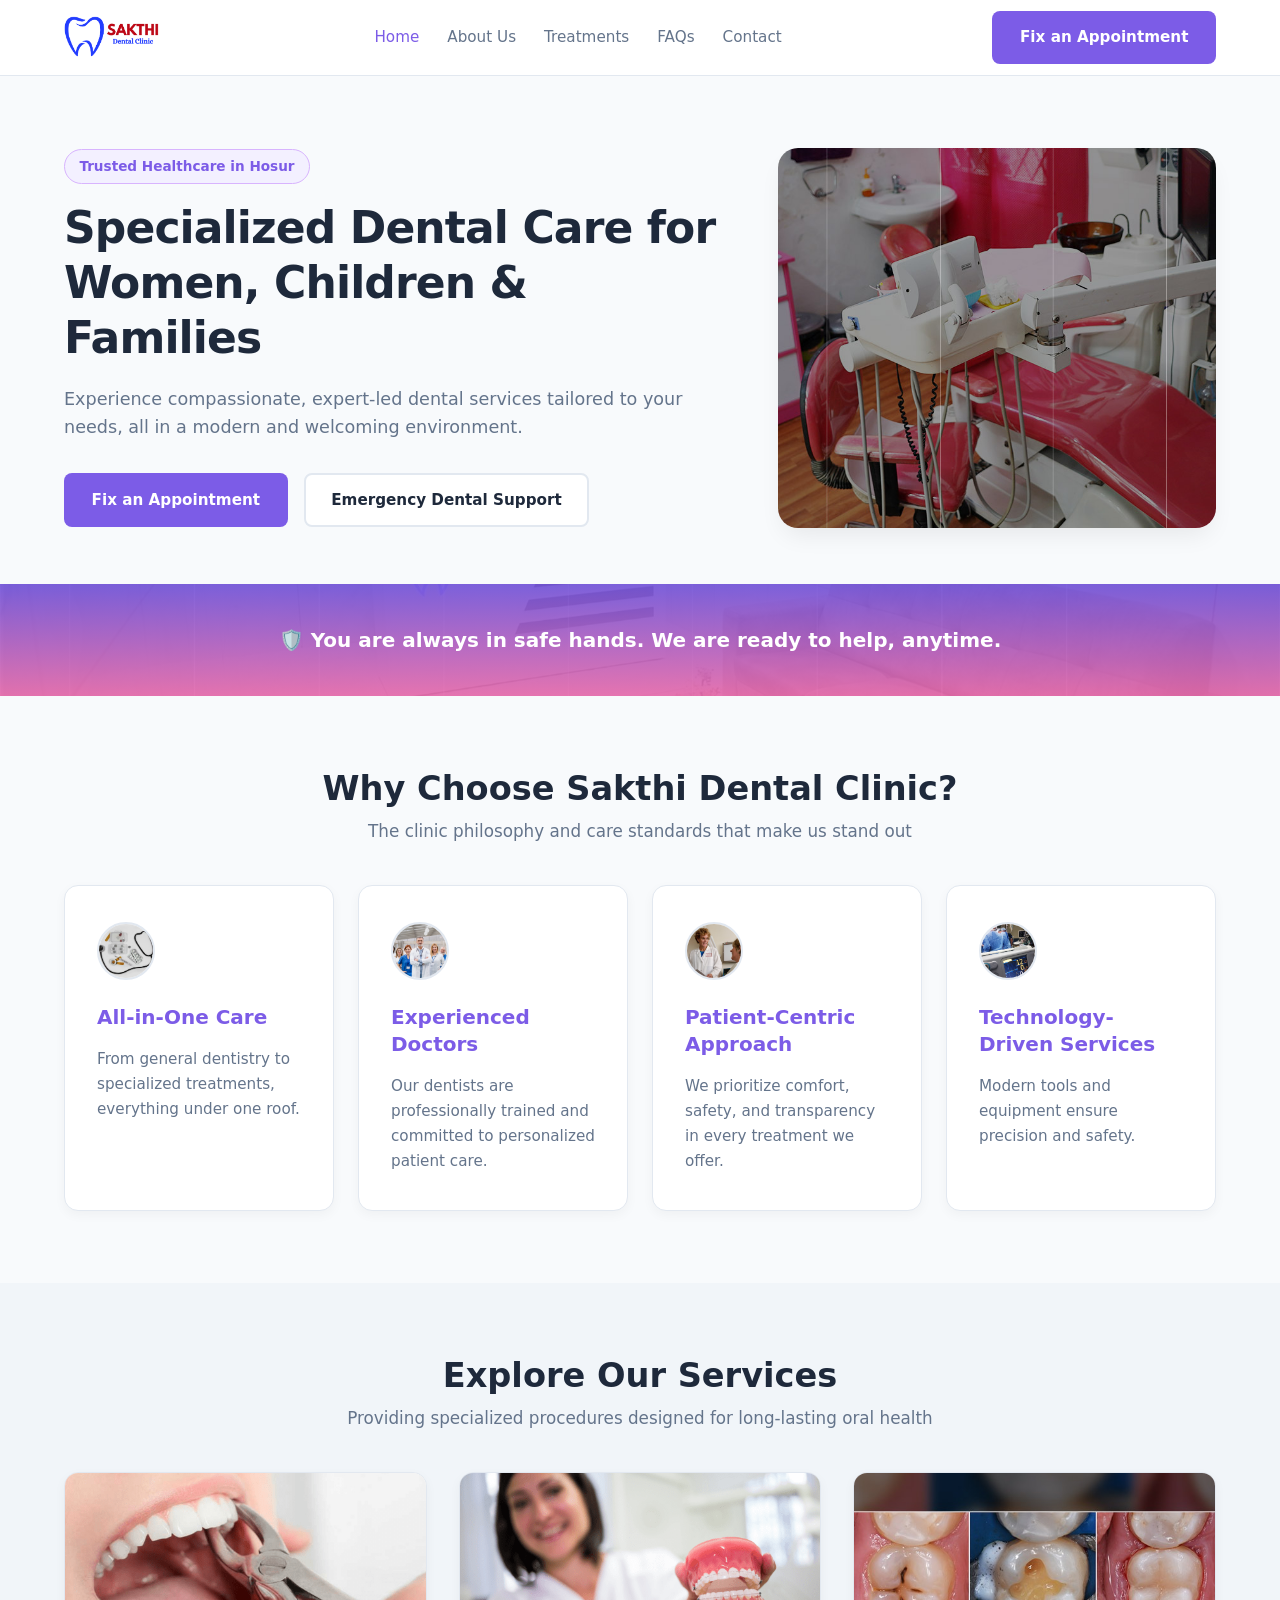
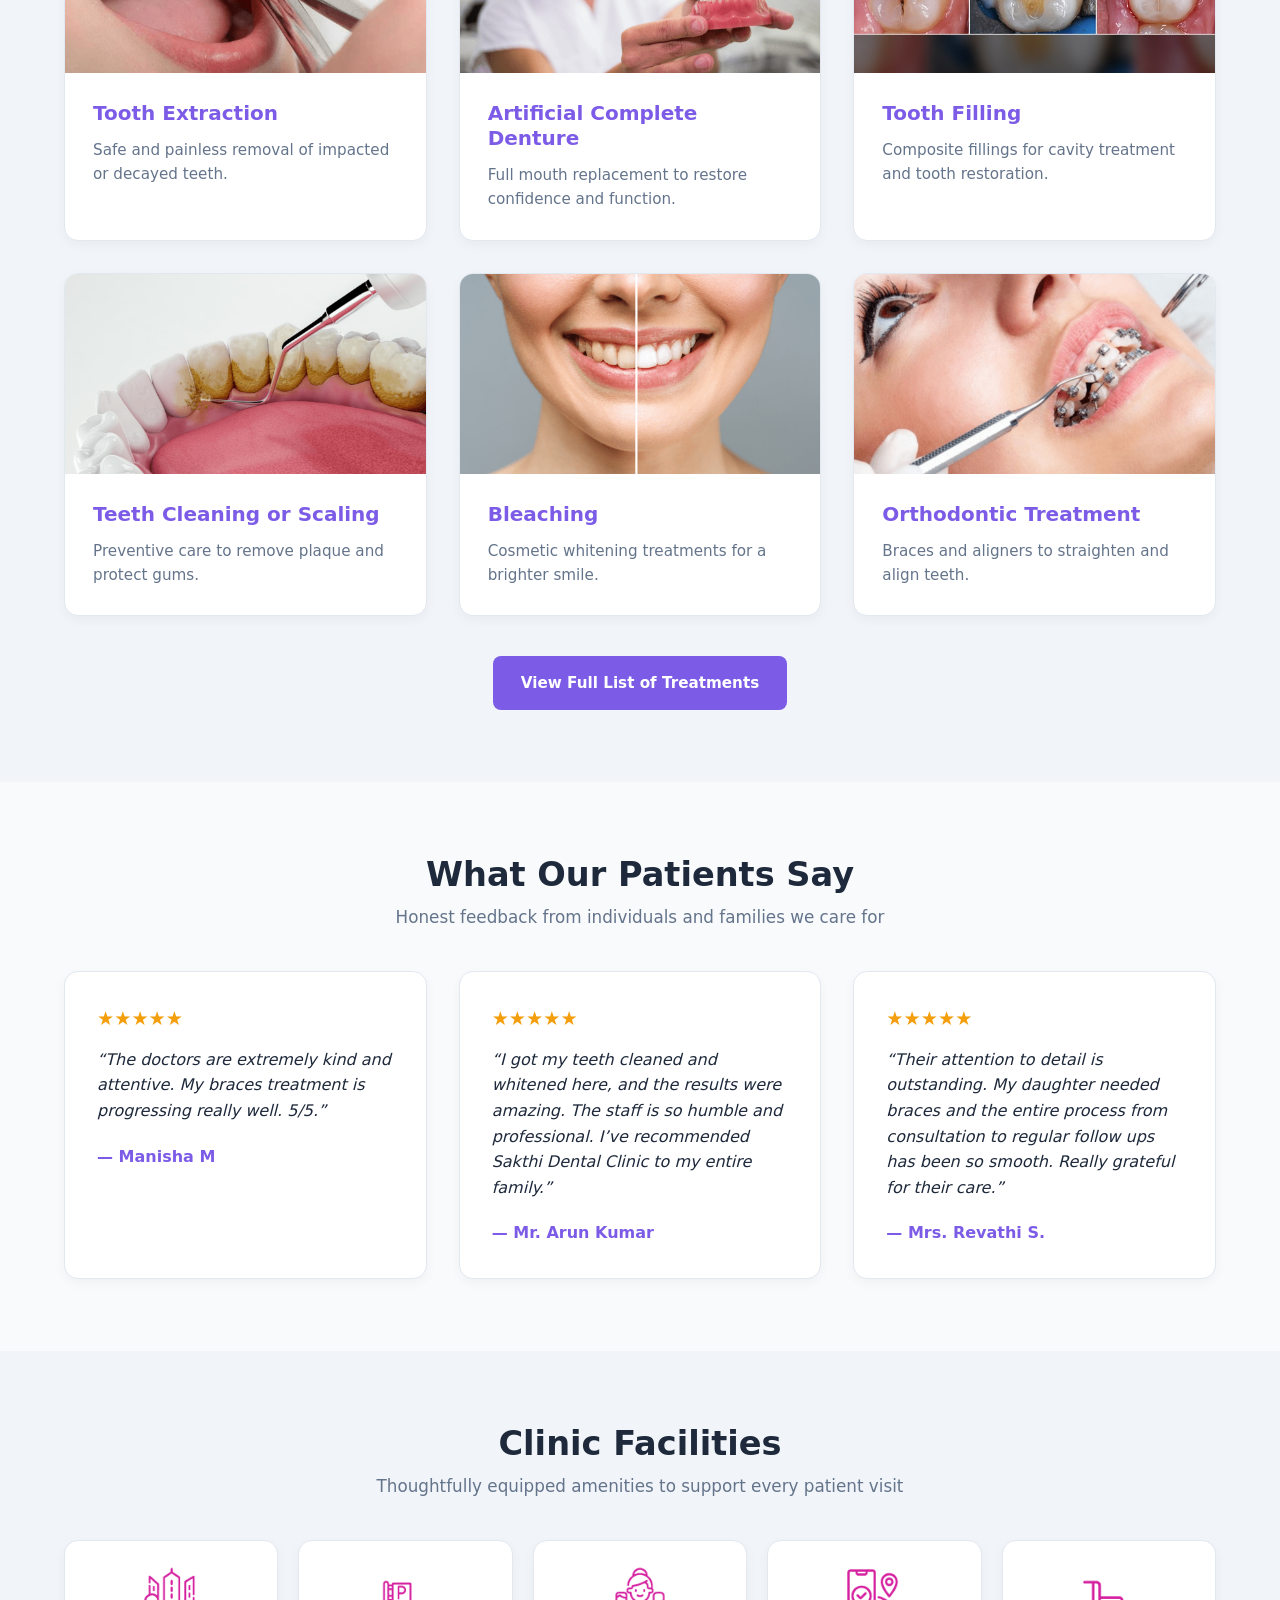
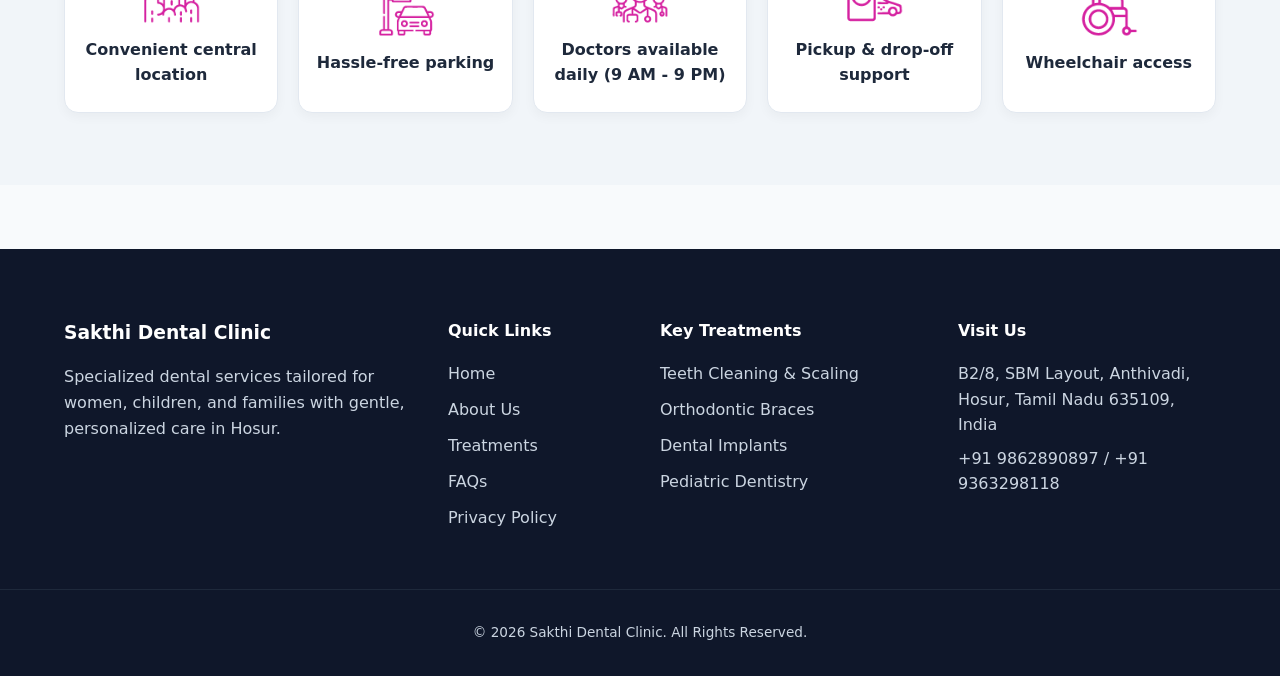
<file: index.html>
<!DOCTYPE html>
<html lang="en">
<head>
  <meta charset="UTF-8">
  <meta http-equiv="X-UA-Compatible" content="IE=edge">
  <meta name="viewport" content="width=device-width, initial-scale=1.0">
  <title>Sakthi Dental Clinic | Specialized Dental Care in Hosur</title>
  
  <!-- Clinic Stylesheet -->
  <link rel="stylesheet" href="css/style.css">
</head>
<body>

  <!-- Top Navigation Bar -->
  <header class="site-header">
    <div class="container header-container">
      <a href="index.html" class="brand-logo">
        <img src="assets/images/SDC Logo.png" alt="Sakthi Dental Clinic Logo" class="hero-img">
      </a>

      <!-- Primary navigation links -->
      <nav class="nav-menu" id="primary-nav">
        <a href="index.html" class="nav-link active">Home</a>
        <a href="about.html" class="nav-link">About Us</a>
        <a href="treatments.html" class="nav-link">Treatments</a>
        <a href="faq.html" class="nav-link">FAQs</a>
        <a href="contact.html" class="nav-link">Contact</a>
        <a href="contact.html" class="btn btn-primary nav-mobile-btn">Fix an Appointment</a>
      </nav>

      <!-- Desktop header CTA & mobile trigger -->
      <a href="contact.html" class="btn btn-primary header-desktop-btn">Fix an Appointment</a>
      <button class="hamburger" id="nav-toggle" aria-label="Open Navigation Menu">☰</button>
    </div>
  </header>

  <main>
    <!-- Main hero banner -->
    <section class="hero">
      <div class="container hero-grid">
        <div class="hero-text">
          <span class="badge">Trusted Healthcare in Hosur</span>
          <h1>Specialized Dental Care for Women, Children & Families</h1>
          <p>Experience compassionate, expert-led dental services tailored to your needs, all in a modern and welcoming environment.</p>
          <div class="hero-actions">
            <a href="contact.html" class="btn btn-primary">Fix an Appointment</a>
            <a href="tel:+919862890897" class="btn btn-outline">Emergency Dental Support</a>
          </div>
        </div>
        <div class="hero-image-wrapper">
          <img src="assets/banners/Banner_img_2.jpg" alt="Sakthi Dental Clinic operatory room setup">
        </div>
      </div>
    </section>

    <!-- Clinic safety notice bar -->
    <section class="trust-banner-with-bg">
      <div class="container">
        <p>🛡️ You are always in safe hands. We are ready to help, anytime.</p>
      </div>
    </section>

    <!-- Key value propositions -->
    <section class="section-padding">
      <div class="container">
        <div class="section-title">
          <h2>Why Choose Sakthi Dental Clinic?</h2>
          <p>The clinic philosophy and care standards that make us stand out</p>
        </div>

        <div class="card-grid-4">
          <div class="info-card">
            <span class="card-badge">
              <img src="assets/images/All-in-One Care.jpg" alt="All-in-One Care" class="card-icon-img">
            </span>
            <h3>All-in-One Care</h3>
            <p>From general dentistry to specialized treatments, everything under one roof.</p>
          </div>

          <div class="info-card">
            <span class="card-badge">
              <img src="assets/images/Experienced Doctors.jpg" alt="Experienced Doctors" class="card-icon-img">
            </span>
            <h3>Experienced Doctors</h3>
            <p>Our dentists are professionally trained and committed to personalized patient care.</p>
          </div>

          <div class="info-card">
            <span class="card-badge">
              <img src="assets/images/Patient-Centric Approach.jpg" alt="Patient-Centric Approach" class="card-icon-img">
            </span>
            <h3>Patient-Centric Approach</h3>
            <p>We prioritize comfort, safety, and transparency in every treatment we offer.</p>
          </div>

          <div class="info-card">
            <span class="card-badge">
              <img src="assets/images/Technology-Driven Services.jpg" alt="Technology-Driven Services" class="card-icon-img">
            </span>
            <h3>Technology-Driven Services</h3>
            <p>Modern tools and equipment ensure precision and safety.</p>
          </div>
        </div>
      </div>
    </section>

    <!-- Highlighted clinic treatments -->
    <section class="section-padding bg-soft">
      <div class="container">
        <div class="section-title">
          <h2>Explore Our Services</h2>
          <p>Providing specialized procedures designed for long-lasting oral health</p>
        </div>

        <div class="card-grid-3">
          <!-- Treatment: Tooth Extraction -->
          <article class="treatment-card">
            <img src="assets/treatments/Teeth Extraction.png" alt="Tooth Extraction" class="treatment-img" loading="lazy">
            <div class="card-body">
              <h3>Tooth Extraction</h3>
              <p>Safe and painless removal of impacted or decayed teeth.</p>
            </div>
          </article>

          <!-- Treatment: Dentures -->
          <article class="treatment-card">
            <img src="assets/treatments/Artificial Complete Denture.png" alt="Artificial Complete Denture" class="treatment-img" loading="lazy">
            <div class="card-body">
              <h3>Artificial Complete Denture</h3>
              <p>Full mouth replacement to restore confidence and function.</p>
            </div>
          </article>

          <!-- Treatment: Fillings -->
          <article class="treatment-card">
            <img src="assets/treatments/Tooth-Filling.jpg" alt="Tooth Filling" class="treatment-img" loading="lazy">
            <div class="card-body">
              <h3>Tooth Filling</h3>
              <p>Composite fillings for cavity treatment and tooth restoration.</p>
            </div>
          </article>

          <!-- Treatment: Cleaning / Scaling -->
          <article class="treatment-card">
            <img src="assets/treatments/Teeth Cleaning.png" alt="Teeth Cleaning or Scaling" class="treatment-img" loading="lazy">
            <div class="card-body">
              <h3>Teeth Cleaning or Scaling</h3>
              <p>Preventive care to remove plaque and protect gums.</p>
            </div>
          </article>

          <!-- Treatment: Bleaching -->
          <article class="treatment-card">
            <img src="assets/treatments/Bleaching.png" alt="Teeth Bleaching and Whitening" class="treatment-img" loading="lazy">
            <div class="card-body">
              <h3>Bleaching</h3>
              <p>Cosmetic whitening treatments for a brighter smile.</p>
            </div>
          </article>

          <!-- Treatment: Orthodontics -->
          <article class="treatment-card">
            <img src="assets/treatments/Orthodonic-Treatment.png" alt="Orthodontic Treatment" class="treatment-img" loading="lazy">
            <div class="card-body">
              <h3>Orthodontic Treatment</h3>
              <p>Braces and aligners to straighten and align teeth.</p>
            </div>
          </article>
        </div>

        <div style="text-align: center; margin-top: 2.5rem;">
          <a href="treatments.html" class="btn btn-primary">View Full List of Treatments</a>
        </div>
      </div>
    </section>

    <!-- Patient reviews & testimonials -->
    <section class="section-padding">
      <div class="container">
        <div class="section-title">
          <h2>What Our Patients Say</h2>
          <p>Honest feedback from individuals and families we care for</p>
        </div>

        <div class="card-grid-3">
          <div class="testimonial-card">
            <div class="stars">★★★★★</div>
            <p>“The doctors are extremely kind and attentive. My braces treatment is progressing really well. 5/5.”</p>
            <span class="author">— Manisha M</span>
          </div>

          <div class="testimonial-card">
            <div class="stars">★★★★★</div>
            <p>“I got my teeth cleaned and whitened here, and the results were amazing. The staff is so humble and professional. I’ve recommended Sakthi Dental Clinic to my entire family.”</p>
            <span class="author">— Mr. Arun Kumar</span>
          </div>

          <div class="testimonial-card">
            <div class="stars">★★★★★</div>
            <p>“Their attention to detail is outstanding. My daughter needed braces and the entire process from consultation to regular follow ups has been so smooth. Really grateful for their care.”</p>
            <span class="author">— Mrs. Revathi S.</span>
          </div>
        </div>
      </div>
    </section>

    <!-- Facilities and accessibility -->
    <section class="section-padding bg-soft">
      <div class="container">
        <div class="section-title">
          <h2>Clinic Facilities</h2>
          <p>Thoughtfully equipped amenities to support every patient visit</p>
        </div>

        <div class="amenities-grid">
          <div class="amenity-card">
            <img src="assets/icons/Icon-city-center.png" alt="Central location" class="amenity-img">
            <span>Convenient central location</span>
          </div>

          <div class="amenity-card">
            <img src="assets/icons/Icon-parking.png" alt="Hassle-free parking" class="amenity-img">
            <span>Hassle-free parking</span>
          </div>

          <div class="amenity-card">
            <img src="assets/icons/Icon-doctors.png" alt="Doctors available daily" class="amenity-img">
            <span>Doctors available daily (9 AM - 9 PM)</span>
          </div>

          <div class="amenity-card">
            <img src="assets/icons/Icon-pickup.png" alt="Pickup and drop-off" class="amenity-img">
            <span>Pickup & drop-off support</span>
          </div>

          <div class="amenity-card">
            <img src="assets/icons/Icon-wheel-chair.png" alt="Wheelchair access" class="amenity-img">
            <span>Wheelchair access</span>
          </div>
        </div>
      </div>
    </section>
  </main>

  <!-- Site Footer -->
  <footer class="site-footer">
    <div class="container footer-grid">
      <div class="footer-col">
        <h3>Sakthi Dental Clinic</h3>
        <p>Specialized dental services tailored for women, children, and families with gentle, personalized care in Hosur.</p>
      </div>

      <div class="footer-col">
        <h4>Quick Links</h4>
        <ul>
          <li><a href="index.html">Home</a></li>
          <li><a href="about.html">About Us</a></li>
          <li><a href="treatments.html">Treatments</a></li>
          <li><a href="faq.html">FAQs</a></li>
          <li><a href="privacy-policy.html">Privacy Policy</a></li>
        </ul>
      </div>

      <div class="footer-col">
        <h4>Key Treatments</h4>
        <ul>
          <li><a href="treatments.html">Teeth Cleaning & Scaling</a></li>
          <li><a href="treatments.html">Orthodontic Braces</a></li>
          <li><a href="treatments.html">Dental Implants</a></li>
          <li><a href="treatments.html">Pediatric Dentistry</a></li>
        </ul>
      </div>

      <div class="footer-col">
        <h4>Visit Us</h4>
        <p>B2/8, SBM Layout, Anthivadi, Hosur, Tamil Nadu 635109, India</p>
        <p style="margin-top: 0.5rem;">
          <a href="tel:+919862890897">+91 9862890897</a> / 
          <a href="tel:+919363298118">+91 9363298118</a>
        </p>
      </div>
    </div>

    <div class="footer-bottom">
      <p>&copy; 2026 Sakthi Dental Clinic. All Rights Reserved.</p>
    </div>
  </footer>

  <!-- Scripts -->
  <script src="js/main.js"></script>
</body>
</html>
</file>
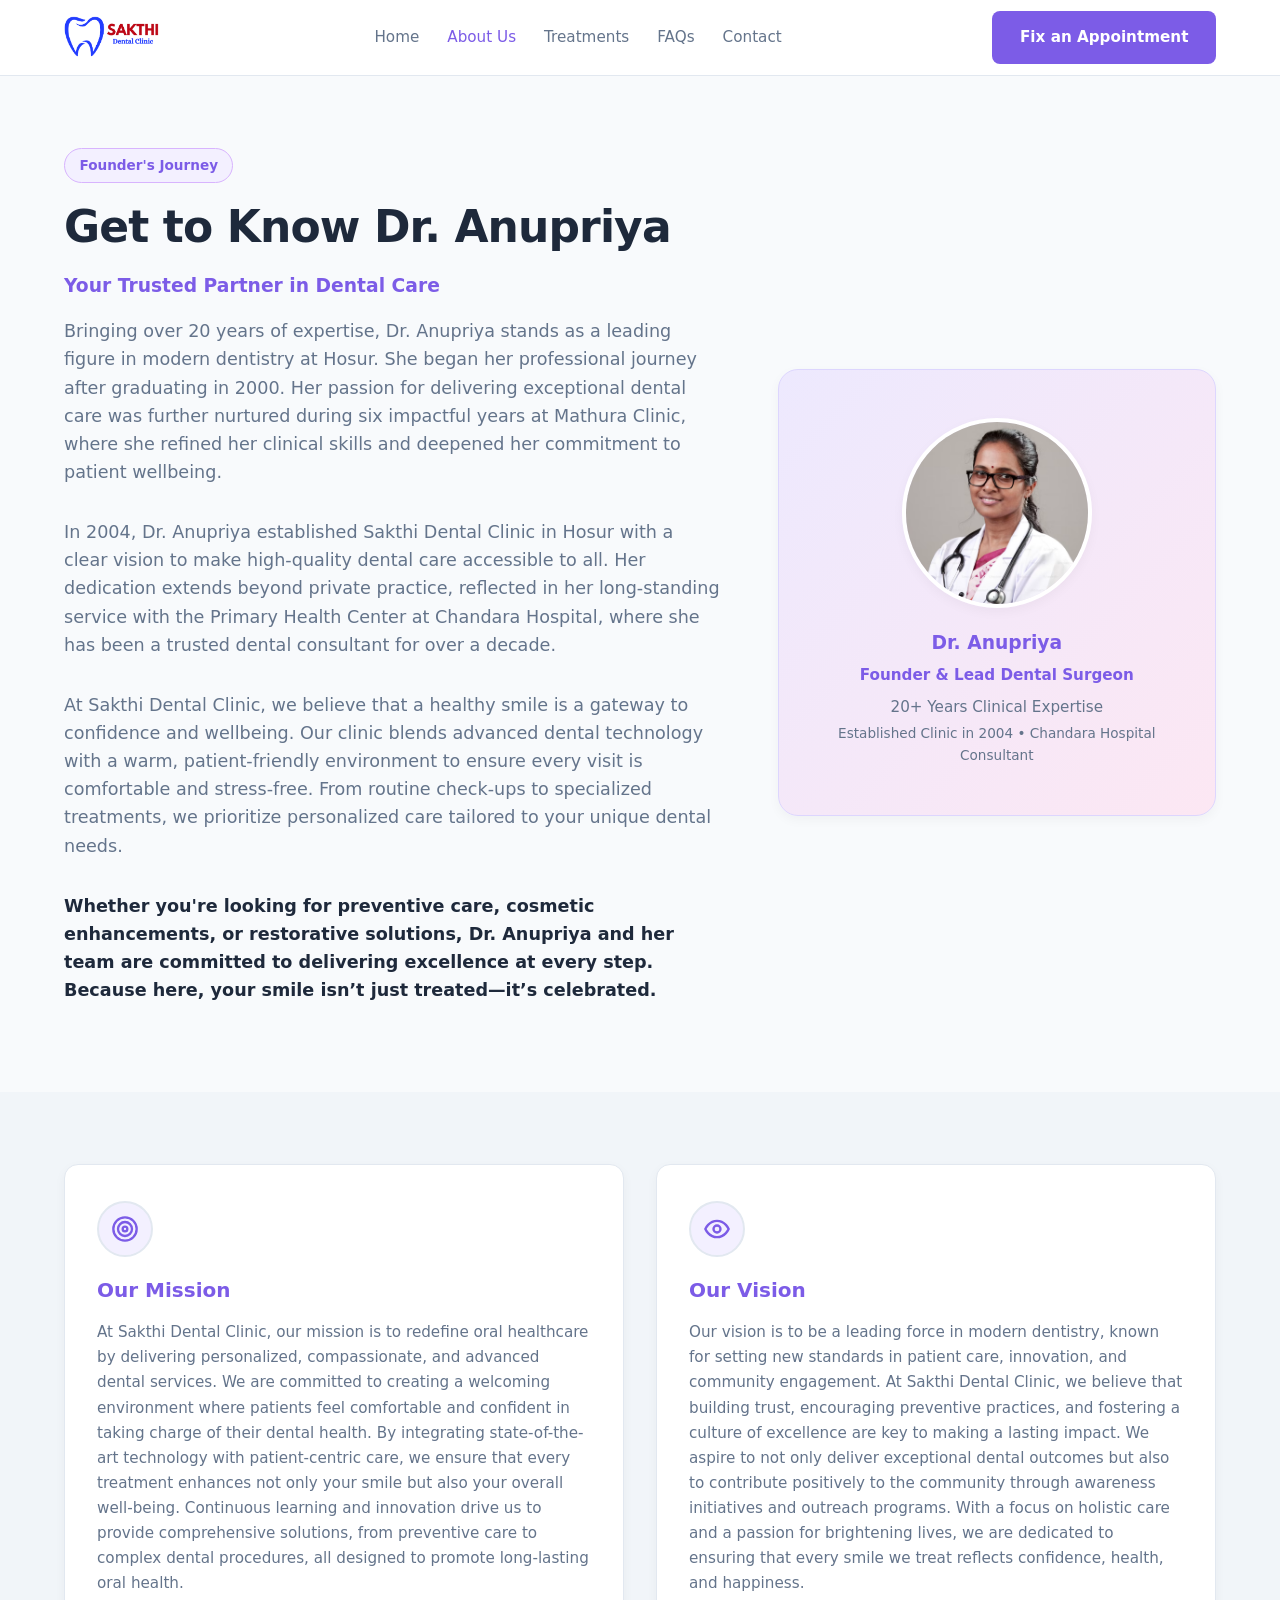
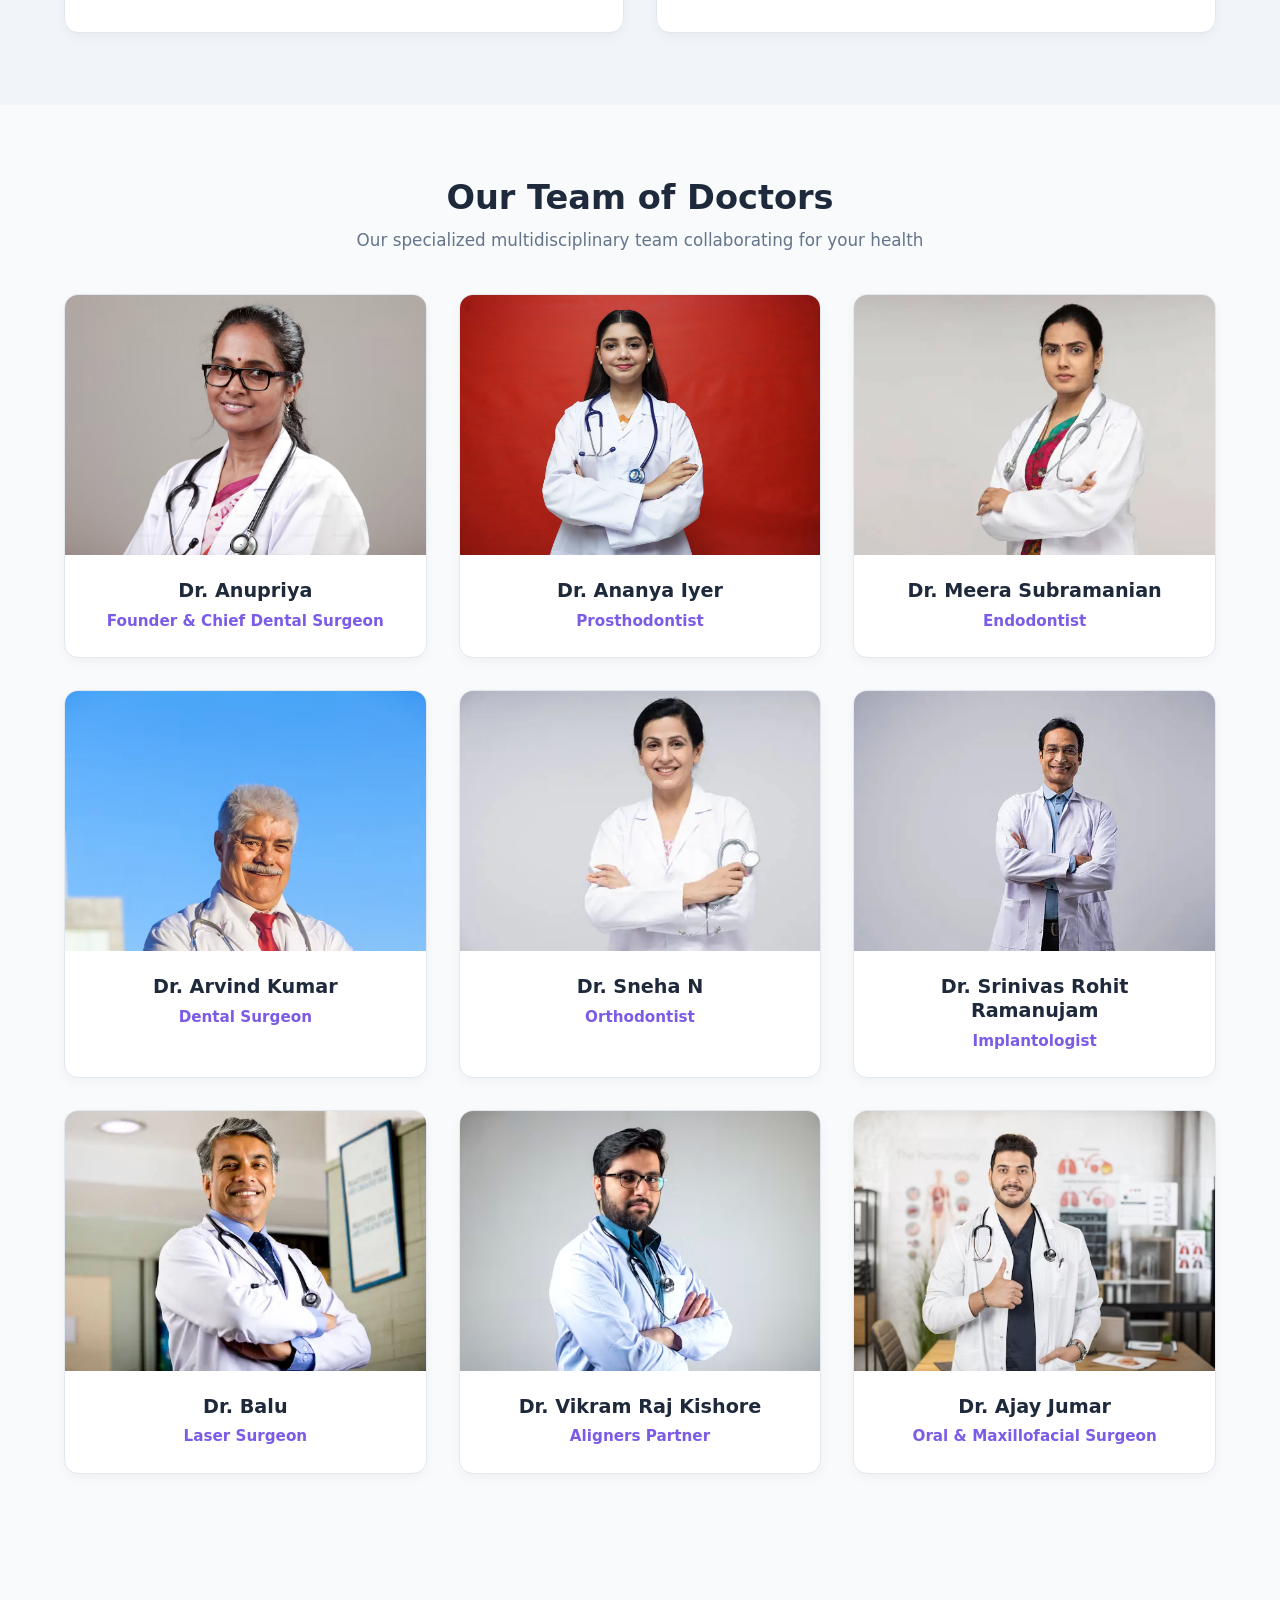
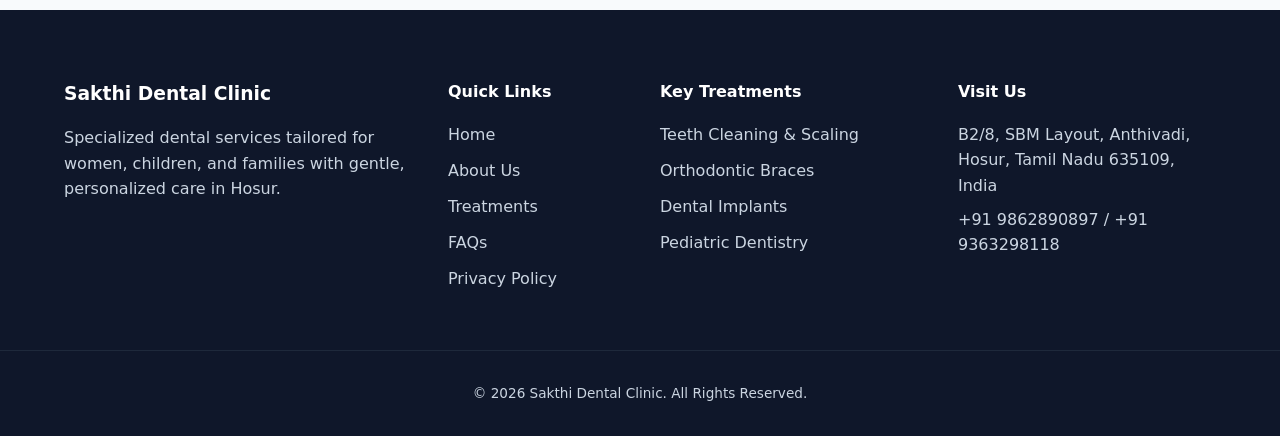
<file: about.html>
<!DOCTYPE html>
<html lang="en">
<head>
  <meta charset="UTF-8">
  <meta http-equiv="X-UA-Compatible" content="IE=edge">
  <meta name="viewport" content="width=device-width, initial-scale=1.0">
  <title>About Us | Sakthi Dental Clinic Hosur</title>
  
  <link rel="stylesheet" href="css/style.css">
</head>
<body>

  <!-- Site Navigation -->
  <header class="site-header">
    <div class="container header-container">
      <a href="index.html" class="brand-logo">
        <img src="assets/images/SDC Logo.png" alt="Sakthi Dental Clinic Hosur" class="hero-img">
      </a>

      <nav class="nav-menu" id="primary-nav">
        <a href="index.html" class="nav-link">Home</a>
        <a href="about.html" class="nav-link active">About Us</a>
        <a href="treatments.html" class="nav-link">Treatments</a>
        <a href="faq.html" class="nav-link">FAQs</a>
        <a href="contact.html" class="nav-link">Contact</a>
        <a href="contact.html" class="btn btn-primary nav-mobile-btn">Fix an Appointment</a>
      </nav>

      <a href="contact.html" class="btn btn-primary header-desktop-btn">Fix an Appointment</a>
      <button class="hamburger" id="nav-toggle" aria-label="Toggle navigation menu">☰</button>
    </div>
  </header>

  <main>
    <!-- Founder & Clinic Background -->
    <section class="hero">
      <div class="container hero-grid">
        <div class="hero-text">
          <span class="badge">Founder's Journey</span>
          <h1>Get to Know Dr. Anupriya</h1>
          <h3 style="color: var(--primary); margin-bottom: 1.25rem;">Your Trusted Partner in Dental Care</h3>
          <p>Bringing over 20 years of expertise, Dr. Anupriya stands as a leading figure in modern dentistry at Hosur. She began her professional journey after graduating in 2000. Her passion for delivering exceptional dental care was further nurtured during six impactful years at Mathura Clinic, where she refined her clinical skills and deepened her commitment to patient wellbeing.</p>
          <p style="margin-top: 1rem;">In 2004, Dr. Anupriya established Sakthi Dental Clinic in Hosur with a clear vision to make high-quality dental care accessible to all. Her dedication extends beyond private practice, reflected in her long-standing service with the Primary Health Center at Chandara Hospital, where she has been a trusted dental consultant for over a decade.</p>
          <p style="margin-top: 1rem;">At Sakthi Dental Clinic, we believe that a healthy smile is a gateway to confidence and wellbeing. Our clinic blends advanced dental technology with a warm, patient-friendly environment to ensure every visit is comfortable and stress-free. From routine check-ups to specialized treatments, we prioritize personalized care tailored to your unique dental needs.</p>
          <p style="margin-top: 1rem; font-weight: 600; color: var(--text-main);">Whether you're looking for preventive care, cosmetic enhancements, or restorative solutions, Dr. Anupriya and her team are committed to delivering excellence at every step. Because here, your smile isn’t just treated—it’s celebrated.</p>
        </div>

        <div class="hero-banner-card">
          <img src="assets/images/team/dr-anupriya.jpg" alt="Dr. Anupriya" style="width: 190px; height: 190px; border-radius: 50%; object-fit: cover; margin-bottom: 1rem; border: 4px solid #ffffff; box-shadow: var(--shadow-sm);">
          <h3>Dr. Anupriya</h3>
          <p style="font-weight: 600; color: var(--primary);">Founder & Lead Dental Surgeon</p>
          <p style="margin-top: 0.5rem;">20+ Years Clinical Expertise</p>
          <p style="font-size: 0.85rem; color: var(--text-muted); margin-top: 0.25rem;">Established Clinic in 2004 • Chandara Hospital Consultant</p>
        </div>
      </div>
    </section>

    <!-- Clinic Philosophy: Mission & Vision -->
    <section class="section-padding bg-soft">
      <div class="container">
        <div class="card-grid-2">
          <!-- Mission Card -->
          <div class="info-card">
            <span class="card-badge" style="display: inline-flex; align-items: center; justify-content: center; width: 56px; height: 56px; border-radius: 50%; background-color: var(--primary-light); color: var(--primary); margin-bottom: 1.25rem;">
              <svg width="28" height="28" viewBox="0 0 24 24" fill="none" stroke="currentColor" stroke-width="2" stroke-linecap="round" stroke-linejoin="round">
                <circle cx="12" cy="12" r="10"/>
                <circle cx="12" cy="12" r="6"/>
                <circle cx="12" cy="12" r="2"/>
              </svg>
            </span>
            <h3>Our Mission</h3>
            <p>At Sakthi Dental Clinic, our mission is to redefine oral healthcare by delivering personalized, compassionate, and advanced dental services. We are committed to creating a welcoming environment where patients feel comfortable and confident in taking charge of their dental health. By integrating state-of-the-art technology with patient-centric care, we ensure that every treatment enhances not only your smile but also your overall well-being. Continuous learning and innovation drive us to provide comprehensive solutions, from preventive care to complex dental procedures, all designed to promote long-lasting oral health.</p>
          </div>

          <!-- Vision Card -->
          <div class="info-card">
            <span class="card-badge" style="display: inline-flex; align-items: center; justify-content: center; width: 56px; height: 56px; border-radius: 50%; background-color: var(--primary-light); color: var(--primary); margin-bottom: 1.25rem;">
              <svg width="28" height="28" viewBox="0 0 24 24" fill="none" stroke="currentColor" stroke-width="2" stroke-linecap="round" stroke-linejoin="round">
                <path d="M2 12s3-7 10-7 10 7 10 7-3 7-10 7-10-7-10-7Z"/>
                <circle cx="12" cy="12" r="3"/>
              </svg>
            </span>
            <h3>Our Vision</h3>
            <p>Our vision is to be a leading force in modern dentistry, known for setting new standards in patient care, innovation, and community engagement. At Sakthi Dental Clinic, we believe that building trust, encouraging preventive practices, and fostering a culture of excellence are key to making a lasting impact. We aspire to not only deliver exceptional dental outcomes but also to contribute positively to the community through awareness initiatives and outreach programs. With a focus on holistic care and a passion for brightening lives, we are dedicated to ensuring that every smile we treat reflects confidence, health, and happiness.</p>
          </div>
        </div>
      </div>
    </section>

    <!-- Medical Specialists Team -->
    <section class="section-padding">
      <div class="container">
        <div class="section-title">
          <h2>Our Team of Doctors</h2>
          <p>Our specialized multidisciplinary team collaborating for your health</p>
        </div>
        
        <div class="card-grid-3">
          <!-- 1. Dr. Anupriya -->
          <article class="doctor-card">
            <img src="assets/images/team/dr-anupriya.jpg" alt="Dr. Anupriya" class="doctor-img">
            <div class="card-body">
              <h3>Dr. Anupriya</h3>
              <p class="doctor-role">Founder & Chief Dental Surgeon</p>
            </div>
          </article>

          <!-- 2. Dr. Ananya Iyer -->
          <article class="doctor-card">
            <img src="assets/images/team/dr-ananya.jpg" alt="Dr. Ananya Iyer" class="doctor-img">
            <div class="card-body">
              <h3>Dr. Ananya Iyer</h3>
              <p class="doctor-role">Prosthodontist</p>
            </div>
          </article>

          <!-- 3. Dr. Meera Subramanian -->
          <article class="doctor-card">
            <img src="assets/images/team/dr-meera.jpg" alt="Dr. Meera Subramanian" class="doctor-img">
            <div class="card-body">
              <h3>Dr. Meera Subramanian</h3>
              <p class="doctor-role">Endodontist</p>
            </div>
          </article>

          <!-- 4. Dr. Arvind Kumar -->
          <article class="doctor-card">
            <img src="assets/images/team/dr-arvind.jpg" alt="Dr. Arvind Kumar" class="doctor-img" loading="lazy">
            <div class="card-body">
              <h3>Dr. Arvind Kumar</h3>
              <p class="doctor-role">Dental Surgeon</p>
            </div>
          </article>

          <!-- 5. Dr. Sneha N -->
          <article class="doctor-card">
            <img src="assets/images/team/dr-sneha.jpg" alt="Dr. Sneha N" class="doctor-img" loading="lazy">
            <div class="card-body">
              <h3>Dr. Sneha N</h3>
              <p class="doctor-role">Orthodontist</p>
            </div>
          </article>

          <!-- 6. Dr. Srinivas Rohit Ramanujam -->
          <article class="doctor-card">
            <img src="assets/images/team/dr-srinivas.jpg" alt="Dr. Srinivas Rohit Ramanujam" class="doctor-img" loading="lazy">
            <div class="card-body">
              <h3>Dr. Srinivas Rohit Ramanujam</h3>
              <p class="doctor-role">Implantologist</p>
            </div>
          </article>

          <!-- 7. Dr. Balu -->
          <article class="doctor-card">
            <img src="assets/images/team/dr-balu.jpg" alt="Dr. Balu" class="doctor-img" loading="lazy">
            <div class="card-body">
              <h3>Dr. Balu</h3>
              <p class="doctor-role">Laser Surgeon</p>
            </div>
          </article>

          <!-- 8. Dr. Vikram Raj Kishore -->
          <article class="doctor-card">
            <img src="assets/images/team/dr-vikram.jpg" alt="Dr. Vikram Raj Kishore" class="doctor-img" loading="lazy">
            <div class="card-body">
              <h3>Dr. Vikram Raj Kishore</h3>
              <p class="doctor-role">Aligners Partner</p>
            </div>
          </article>

          <!-- 9. Dr. Ajay Jumar -->
          <article class="doctor-card">
            <img src="assets/images/team/dr-ajay.jpg" alt="Dr. Ajay Jumar" class="doctor-img" loading="lazy">
            <div class="card-body">
              <h3>Dr. Ajay Jumar</h3>
              <p class="doctor-role">Oral & Maxillofacial Surgeon</p>
            </div>
          </article>
        </div>
      </div>
    </section>
  </main>

  <!-- Site Footer -->
  <footer class="site-footer">
    <div class="container footer-grid">
      <div class="footer-col">
        <h3>Sakthi Dental Clinic</h3>
        <p>Specialized dental services tailored for women, children, and families with gentle, personalized care in Hosur.</p>
      </div>

      <div class="footer-col">
        <h4>Quick Links</h4>
        <ul>
          <li><a href="index.html">Home</a></li>
          <li><a href="about.html">About Us</a></li>
          <li><a href="treatments.html">Treatments</a></li>
          <li><a href="faq.html">FAQs</a></li>
          <li><a href="privacy-policy.html">Privacy Policy</a></li>
        </ul>
      </div>

      <div class="footer-col">
        <h4>Key Treatments</h4>
        <ul>
          <li><a href="treatments.html">Teeth Cleaning & Scaling</a></li>
          <li><a href="treatments.html">Orthodontic Braces</a></li>
          <li><a href="treatments.html">Dental Implants</a></li>
          <li><a href="treatments.html">Pediatric Dentistry</a></li>
        </ul>
      </div>

      <div class="footer-col">
        <h4>Visit Us</h4>
        <p>B2/8, SBM Layout, Anthivadi, Hosur, Tamil Nadu 635109, India</p>
        <p style="margin-top: 0.5rem;">
          <a href="tel:+919862890897">+91 9862890897</a> / 
          <a href="tel:+919363298118">+91 9363298118</a>
        </p>
      </div>
    </div>

    <div class="footer-bottom">
      <p>&copy; 2026 Sakthi Dental Clinic. All Rights Reserved.</p>
    </div>
  </footer>

  <script src="js/main.js"></script>
</body>
</html>
</file>
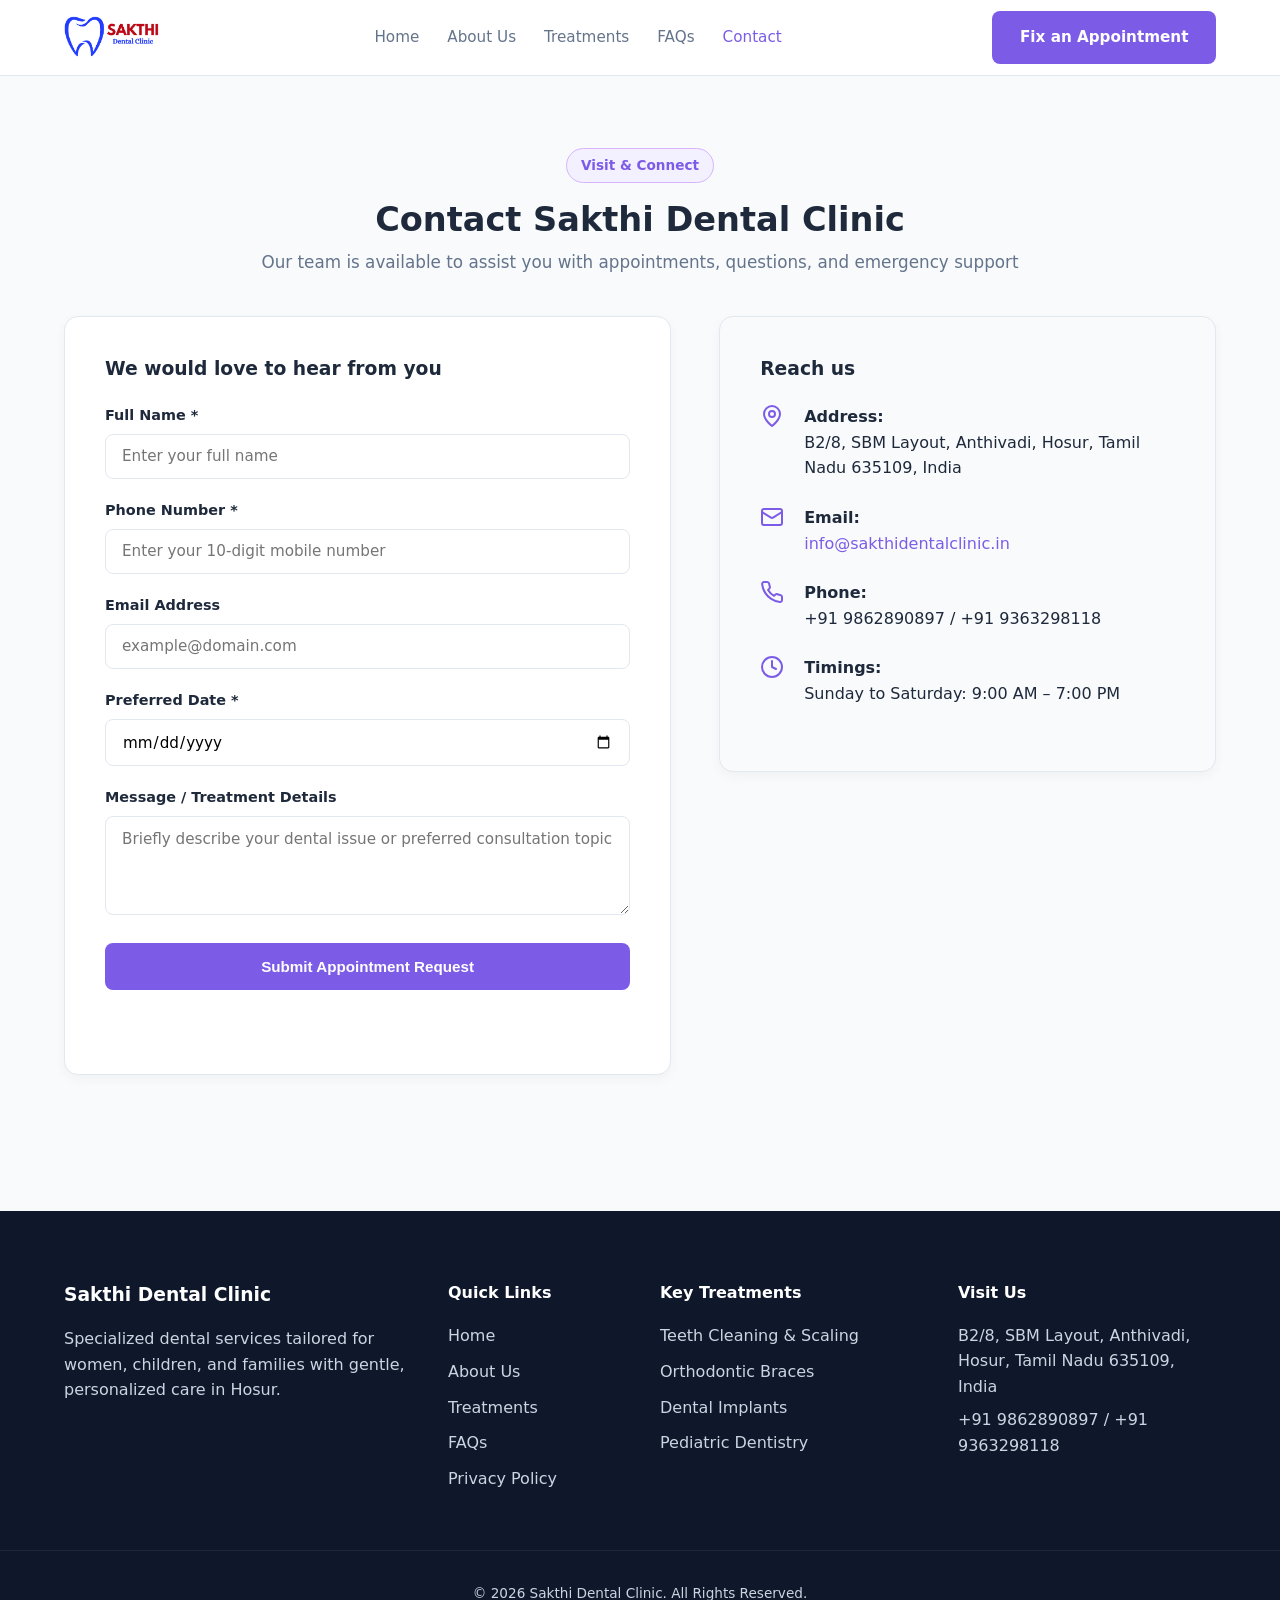
<file: contact.html>
<!DOCTYPE html>
<html lang="en">
<head>
  <meta charset="UTF-8">
  <meta http-equiv="X-UA-Compatible" content="IE=edge">
  <meta name="viewport" content="width=device-width, initial-scale=1.0">
  <title>Contact Us | Sakthi Dental Clinic Hosur</title>
  
  <link rel="stylesheet" href="css/style.css">
</head>
<body>

  <!-- Site Navigation -->
  <header class="site-header">
    <div class="container header-container">
      <a href="index.html" class="brand-logo">
        <img src="assets/images/SDC Logo.png" alt="Sakthi Dental Clinic Hosur" class="hero-img">
      </a>

      <nav class="nav-menu" id="primary-nav">
        <a href="index.html" class="nav-link">Home</a>
        <a href="about.html" class="nav-link">About Us</a>
        <a href="treatments.html" class="nav-link">Treatments</a>
        <a href="faq.html" class="nav-link">FAQs</a>
        <a href="contact.html" class="nav-link active">Contact</a>
        <a href="contact.html" class="btn btn-primary nav-mobile-btn">Fix an Appointment</a>
      </nav>

      <a href="contact.html" class="btn btn-primary header-desktop-btn">Fix an Appointment</a>
      <button class="hamburger" id="nav-toggle" aria-label="Toggle navigation menu">☰</button>
    </div>
  </header>

  <!-- Main Contact & Appointment Section -->
  <main class="section-padding">
    <div class="container">
      <div class="section-title">
        <span class="badge">Visit & Connect</span>
        <h2>Contact Sakthi Dental Clinic</h2>
        <p>Our team is available to assist you with appointments, questions, and emergency support</p>
      </div>

      <div class="contact-layout">
        <!-- Appointment Request Form -->
        <div class="contact-box">
          <h3 style="margin-bottom: 1.5rem; color: var(--text-main);">We would love to hear from you</h3>
          
          <form id="appointment-form" novalidate>
            <div class="form-group">
              <label for="name">Full Name *</label>
              <input type="text" id="name" name="name" placeholder="Enter your full name" autocomplete="name" required>
              <span class="error-text" id="name-error">Please enter your name</span>
            </div>

            <div class="form-group">
              <label for="phone">Phone Number *</label>
              <input type="tel" id="phone" name="phone" placeholder="Enter your 10-digit mobile number" autocomplete="tel" required>
              <span class="error-text" id="phone-error">Please enter a valid phone number</span>
            </div>

            <div class="form-group">
              <label for="email">Email Address</label>
              <input type="email" id="email" name="email" placeholder="example@domain.com" autocomplete="email">
            </div>

            <div class="form-group">
              <label for="date">Preferred Date *</label>
              <input type="date" id="date" name="date" required>
              <span class="error-text" id="date-error">Please pick a date for your visit</span>
            </div>

            <div class="form-group">
              <label for="message">Message / Treatment Details</label>
              <textarea id="message" name="message" rows="4" placeholder="Briefly describe your dental issue or preferred consultation topic"></textarea>
            </div>

            <button type="submit" class="btn btn-primary btn-block">Submit Appointment Request</button>
            <div id="form-message" style="margin-top: 1.25rem; font-weight: 600; text-align: center; min-height: 1.5rem;"></div>
          </form>
        </div>

        <!-- Clinic Location & Contact Details -->
        <aside class="contact-box" style="background-color: #f8fafc;">
          <h3 style="margin-bottom: 1.5rem; color: var(--text-main);">Reach us</h3>
          
          <ul class="contact-detail-list">
            <!-- Physical Location -->
            <li>
              <span class="icon" style="color: var(--primary);">
                <svg width="24" height="24" viewBox="0 0 24 24" fill="none" stroke="currentColor" stroke-width="2" stroke-linecap="round" stroke-linejoin="round">
                  <path d="M20 10c0 6-8 12-8 12s-8-6-8-12a8 8 0 0 1 16 0Z"/>
                  <circle cx="12" cy="10" r="3"/>
                </svg>
              </span>
              <div>
                <strong>Address:</strong>
                <p>B2/8, SBM Layout, Anthivadi, Hosur, Tamil Nadu 635109, India</p>
              </div>
            </li>

            <!-- Email Inquiries -->
            <li>
              <span class="icon" style="color: var(--primary);">
                <svg width="24" height="24" viewBox="0 0 24 24" fill="none" stroke="currentColor" stroke-width="2" stroke-linecap="round" stroke-linejoin="round">
                  <rect width="20" height="16" x="2" y="4" rx="2"/>
                  <path d="m22 7-8.97 5.7a1.94 1.94 0 0 1-2.06 0L2 7"/>
                </svg>
              </span>
              <div>
                <strong>Email:</strong>
                <p><a href="mailto:info@sakthidentalclinic.in" style="color: var(--primary);">info@sakthidentalclinic.in</a></p>
              </div>
            </li>

            <!-- Phone Helplines -->
            <li>
              <span class="icon" style="color: var(--primary);">
                <svg width="24" height="24" viewBox="0 0 24 24" fill="none" stroke="currentColor" stroke-width="2" stroke-linecap="round" stroke-linejoin="round">
                  <path d="M22 16.92v3a2 2 0 0 1-2.18 2 19.79 19.79 0 0 1-8.63-3.07 19.5 19.5 0 0 1-6-6 19.79 19.79 0 0 1-3.07-8.67A2 2 0 0 1 4.11 2h3a2 2 0 0 1 2 1.72 12.84 12.84 0 0 0 .7 2.81 2 2 0 0 1-.45 2.11L8.09 9.91a16 16 0 0 0 6 6l1.27-1.27a2 2 0 0 1 2.11-.45 12.84 12.84 0 0 0 2.81.7A2 2 0 0 1 22 16.92z"/>
                </svg>
              </span>
              <div>
                <strong>Phone:</strong>
                <p>
                  <a href="tel:+919862890897">+91 9862890897</a> / 
                  <a href="tel:+919363298118">+91 9363298118</a>
                </p>
              </div>
            </li>

            <!-- Clinic Working Hours -->
            <li>
              <span class="icon" style="color: var(--primary);">
                <svg width="24" height="24" viewBox="0 0 24 24" fill="none" stroke="currentColor" stroke-width="2" stroke-linecap="round" stroke-linejoin="round">
                  <circle cx="12" cy="12" r="10"/>
                  <polyline points="12 6 12 12 16 14"/>
                </svg>
              </span>
              <div>
                <strong>Timings:</strong>
                <p>Sunday to Saturday: 9:00 AM – 7:00 PM</p>
              </div>
            </li>
          </ul>
        </aside>
      </div>
    </div>
  </main>

  <!-- Site Footer -->
  <footer class="site-footer">
    <div class="container footer-grid">
      <div class="footer-col">
        <h3>Sakthi Dental Clinic</h3>
        <p>Specialized dental services tailored for women, children, and families with gentle, personalized care in Hosur.</p>
      </div>

      <div class="footer-col">
        <h4>Quick Links</h4>
        <ul>
          <li><a href="index.html">Home</a></li>
          <li><a href="about.html">About Us</a></li>
          <li><a href="treatments.html">Treatments</a></li>
          <li><a href="faq.html">FAQs</a></li>
          <li><a href="privacy-policy.html">Privacy Policy</a></li>
        </ul>
      </div>

      <div class="footer-col">
        <h4>Key Treatments</h4>
        <ul>
          <li><a href="treatments.html">Teeth Cleaning & Scaling</a></li>
          <li><a href="treatments.html">Orthodontic Braces</a></li>
          <li><a href="treatments.html">Dental Implants</a></li>
          <li><a href="treatments.html">Pediatric Dentistry</a></li>
        </ul>
      </div>

      <div class="footer-col">
        <h4>Visit Us</h4>
        <p>B2/8, SBM Layout, Anthivadi, Hosur, Tamil Nadu 635109, India</p>
        <p style="margin-top: 0.5rem;">
          <a href="tel:+919862890897">+91 9862890897</a> / 
          <a href="tel:+919363298118">+91 9363298118</a>
        </p>
      </div>
    </div>

    <div class="footer-bottom">
      <p>&copy; 2026 Sakthi Dental Clinic. All Rights Reserved.</p>
    </div>
  </footer>

  <script src="js/main.js"></script>
</body>
</html>
</file>
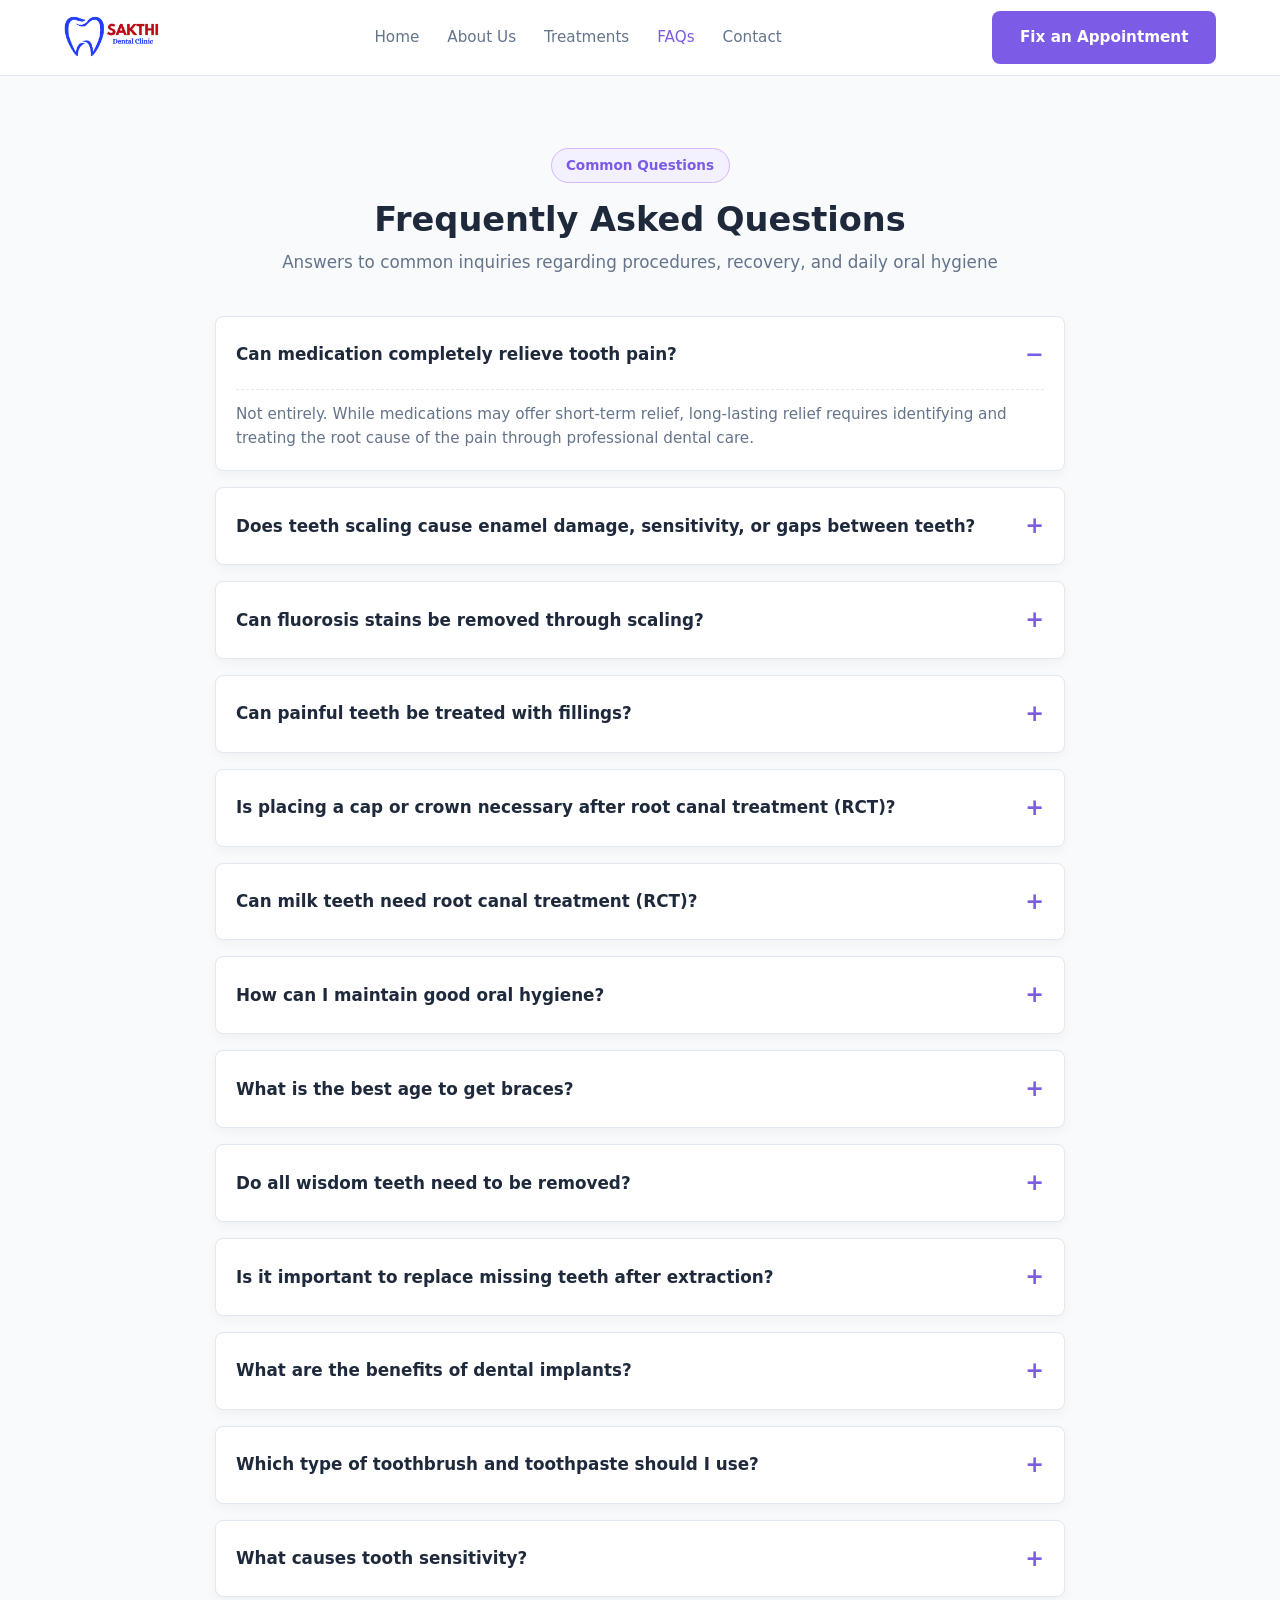
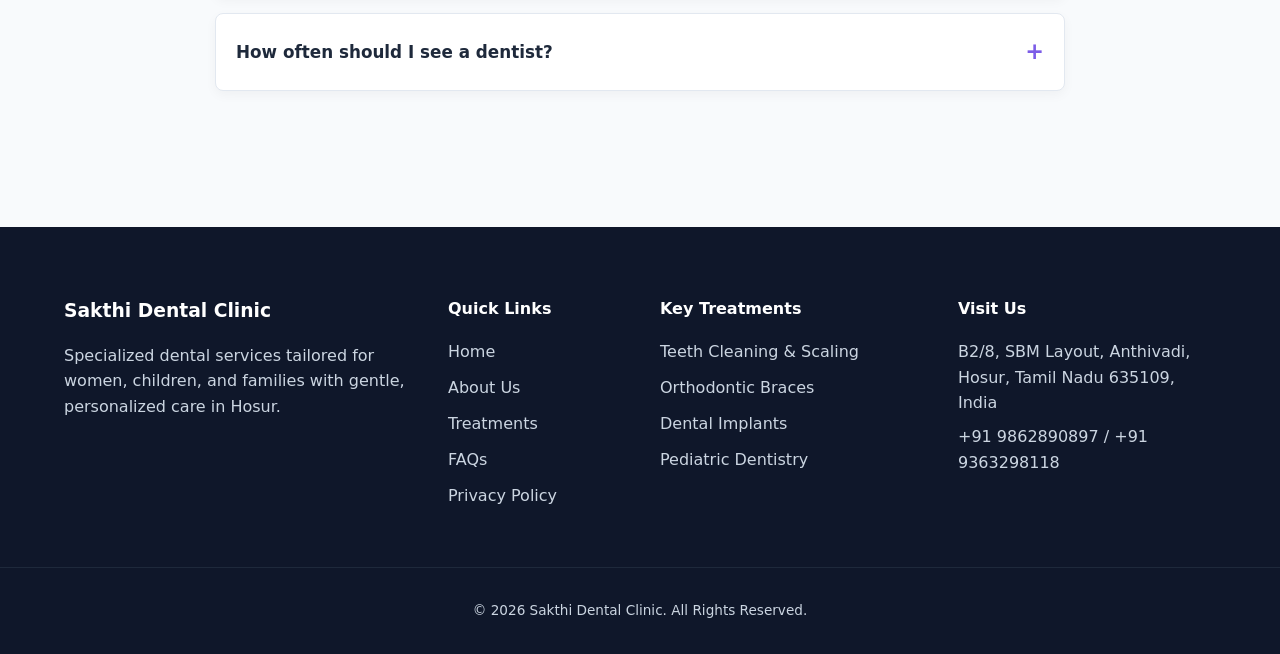
<file: faq.html>
<!DOCTYPE html>
<html lang="en">
<head>
  <meta charset="UTF-8">
  <meta http-equiv="X-UA-Compatible" content="IE=edge">
  <meta name="viewport" content="width=device-width, initial-scale=1.0">
  <title>Frequently Asked Questions | Sakthi Dental Clinic Hosur</title>
  
  <link rel="stylesheet" href="css/style.css">
</head>
<body>

  <!-- Site Navigation -->
  <header class="site-header">
    <div class="container header-container">
      <a href="index.html" class="brand-logo">
        <img src="assets/images/SDC Logo.png" alt="Sakthi Dental Clinic Hosur" class="hero-img">
      </a>

      <nav class="nav-menu" id="primary-nav">
        <a href="index.html" class="nav-link">Home</a>
        <a href="about.html" class="nav-link">About Us</a>
        <a href="treatments.html" class="nav-link">Treatments</a>
        <a href="faq.html" class="nav-link active">FAQs</a>
        <a href="contact.html" class="nav-link">Contact</a>
        <a href="contact.html" class="btn btn-primary nav-mobile-btn">Fix an Appointment</a>
      </nav>

      <a href="contact.html" class="btn btn-primary header-desktop-btn">Fix an Appointment</a>
      <button class="hamburger" id="nav-toggle" aria-label="Toggle navigation menu">☰</button>
    </div>
  </header>

  <!-- Patient query catalog (native exclusive open with name="faq-group") -->
  <main class="section-padding">
    <div class="container">
      <div class="section-title">
        <span class="badge">Common Questions</span>
        <h2>Frequently Asked Questions</h2>
        <p>Answers to common inquiries regarding procedures, recovery, and daily oral hygiene</p>
      </div>

      <div class="accordion">
        <!-- 01: Toothache & Medication -->
        <details class="accordion-item" name="faq-group" open>
          <summary>Can medication completely relieve tooth pain?</summary>
          <p>Not entirely. While medications may offer short-term relief, long-lasting relief requires identifying and treating the root cause of the pain through professional dental care.</p>
        </details>

        <!-- 02: Scaling Safety -->
        <details class="accordion-item" name="faq-group">
          <summary>Does teeth scaling cause enamel damage, sensitivity, or gaps between teeth?</summary>
          <p>No. Scaling safely removes plaque and tartar from teeth and below the gum line. It doesn’t damage enamel or create gaps. Some temporary sensitivity may occur, but it usually subsides as gums heal and reattach to the teeth.</p>
        </details>

        <!-- 03: Fluorosis -->
        <details class="accordion-item" name="faq-group">
          <summary>Can fluorosis stains be removed through scaling?</summary>
          <p>Scaling can remove surface (extrinsic) stains but not fluorosis, which is an internal (intrinsic) stain. Fluorosis may require treatments like bleaching, veneers, or crowns for cosmetic improvement.</p>
        </details>

        <!-- 04: Cavities & Fillings -->
        <details class="accordion-item" name="faq-group">
          <summary>Can painful teeth be treated with fillings?</summary>
          <p>Not always. If the cavity has reached the pulp, the innermost layer of the tooth, simple filling won’t help. In such cases, root canal treatment or tooth extraction might be necessary. Fillings are effective only when the damage is limited to the outer layers (enamel and dentin).</p>
        </details>

        <!-- 05: Crowns after RCT -->
        <details class="accordion-item" name="faq-group">
          <summary>Is placing a cap or crown necessary after root canal treatment (RCT)?</summary>
          <p>Yes. A crown is recommended after RCT to protect the treated tooth, which may be weaker due to decay. It prevents fractures and adds durability, especially during chewing.</p>
        </details>

        <!-- 06: Pediatric Endodontics -->
        <details class="accordion-item" name="faq-group">
          <summary>Can milk teeth need root canal treatment (RCT)?</summary>
          <p>Yes. If a milk tooth has a deep cavity and is likely to remain in the mouth for some time, an RCT can preserve it and prevent infection or early loss.</p>
        </details>

        <!-- 07: Routine Hygiene -->
        <details class="accordion-item" name="faq-group">
          <summary>How can I maintain good oral hygiene?</summary>
          <p>Brush your teeth twice daily with proper technique, rinse after meals, floss regularly, and schedule routine check-ups with your dentist to maintain healthy teeth and gums.</p>
        </details>

        <!-- 08: Orthodontic Timing -->
        <details class="accordion-item" name="faq-group">
          <summary>What is the best age to get braces?</summary>
          <p>Braces are most effective between ages 12 and 14, when the jaw and teeth are still developing. However, some cases may benefit from earlier intervention depending on the condition.</p>
        </details>

        <!-- 09: Third Molars -->
        <details class="accordion-item" name="faq-group">
          <summary>Do all wisdom teeth need to be removed?</summary>
          <p>No. Wisdom teeth only require removal if they are impacted, infected, or causing pain due to crowding or damage to adjacent teeth.</p>
        </details>

        <!-- 10: Tooth Replacement -->
        <details class="accordion-item" name="faq-group">
          <summary>Is it important to replace missing teeth after extraction?</summary>
          <p>Yes. Replacing extracted teeth helps maintain proper bite alignment and prevents adjacent teeth from shifting, which can affect chewing and overall oral function.</p>
        </details>

        <!-- 11: Implant Benefits -->
        <details class="accordion-item" name="faq-group">
          <summary>What are the benefits of dental implants?</summary>
          <p>Dental implants restore both the appearance and functionality of missing teeth. They provide a stable, natural-looking solution that can improve confidence and overall quality of life.</p>
        </details>

        <!-- 12: Oral Care Products -->
        <details class="accordion-item" name="faq-group">
          <summary>Which type of toothbrush and toothpaste should I use?</summary>
          <p>Use a soft or medium-bristled toothbrush with a small head for better reach. Choose a non-abrasive fluoride toothpaste and replace your toothbrush every three months for optimal hygiene.</p>
        </details>

        <!-- 13: Sensitivity Triggers -->
        <details class="accordion-item" name="faq-group">
          <summary>What causes tooth sensitivity?</summary>
          <p>Tooth sensitivity can result from enamel wear (due to attrition or abrasion), tooth decay, exposed tooth roots, or hairline cracks in the teeth.</p>
        </details>

        <!-- 14: Regular Check-up Frequency -->
        <details class="accordion-item" name="faq-group">
          <summary>How often should I see a dentist?</summary>
          <p>Visiting your dentist every six months is recommended for routine check-ups, professional cleaning, and preventive care to maintain good oral health.</p>
        </details>
      </div>
    </div>
  </main>

  <!-- Site Footer -->
  <footer class="site-footer">
    <div class="container footer-grid">
      <div class="footer-col">
        <h3>Sakthi Dental Clinic</h3>
        <p>Specialized dental services tailored for women, children, and families with gentle, personalized care in Hosur.</p>
      </div>

      <div class="footer-col">
        <h4>Quick Links</h4>
        <ul>
          <li><a href="index.html">Home</a></li>
          <li><a href="about.html">About Us</a></li>
          <li><a href="treatments.html">Treatments</a></li>
          <li><a href="faq.html">FAQs</a></li>
          <li><a href="privacy-policy.html">Privacy Policy</a></li>
        </ul>
      </div>

      <div class="footer-col">
        <h4>Key Treatments</h4>
        <ul>
          <li><a href="treatments.html">Teeth Cleaning & Scaling</a></li>
          <li><a href="treatments.html">Orthodontic Braces</a></li>
          <li><a href="treatments.html">Dental Implants</a></li>
          <li><a href="treatments.html">Pediatric Dentistry</a></li>
        </ul>
      </div>

      <div class="footer-col">
        <h4>Visit Us</h4>
        <p>B2/8, SBM Layout, Anthivadi, Hosur, Tamil Nadu 635109, India</p>
        <p style="margin-top: 0.5rem;">
          <a href="tel:+919862890897">+91 9862890897</a> / 
          <a href="tel:+919363298118">+91 9363298118</a>
        </p>
      </div>
    </div>

    <div class="footer-bottom">
      <p>&copy; 2026 Sakthi Dental Clinic. All Rights Reserved.</p>
    </div>
  </footer>

  <script src="js/main.js"></script>
</body>
</html>
</file>
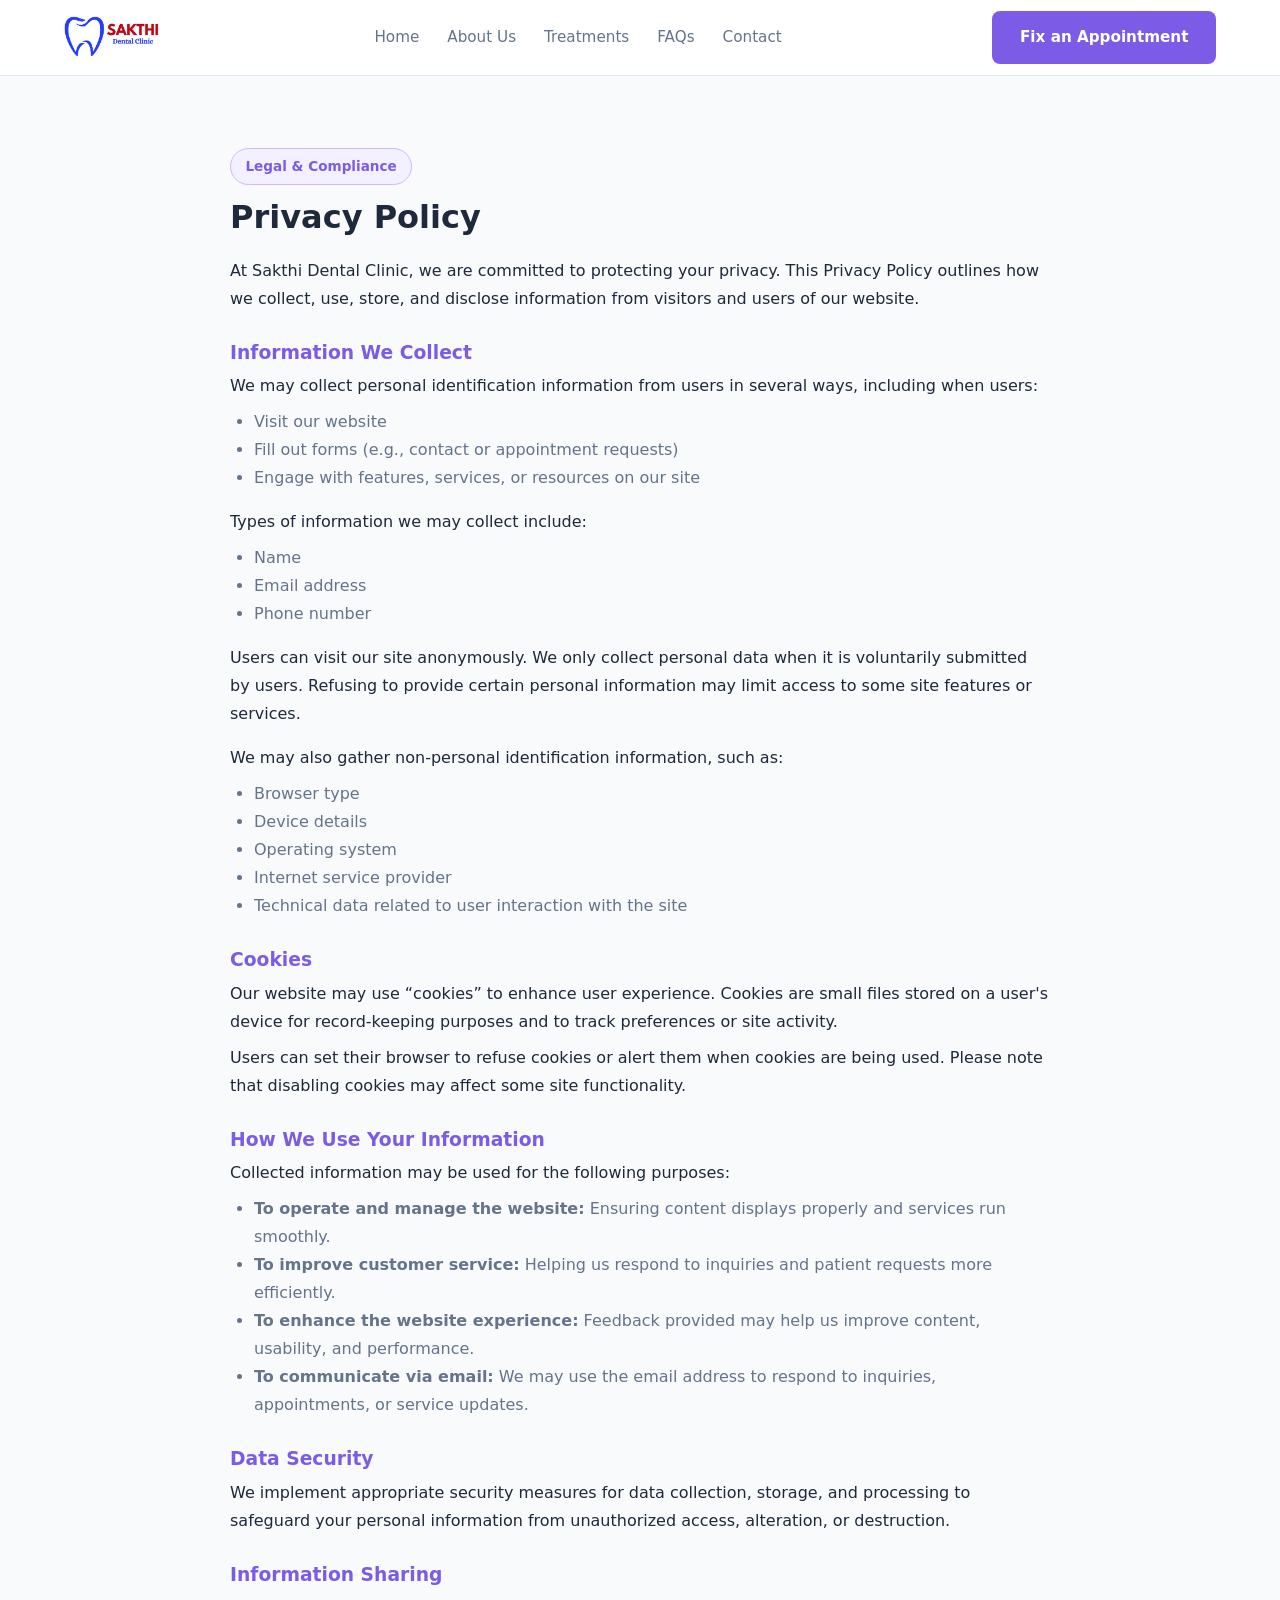
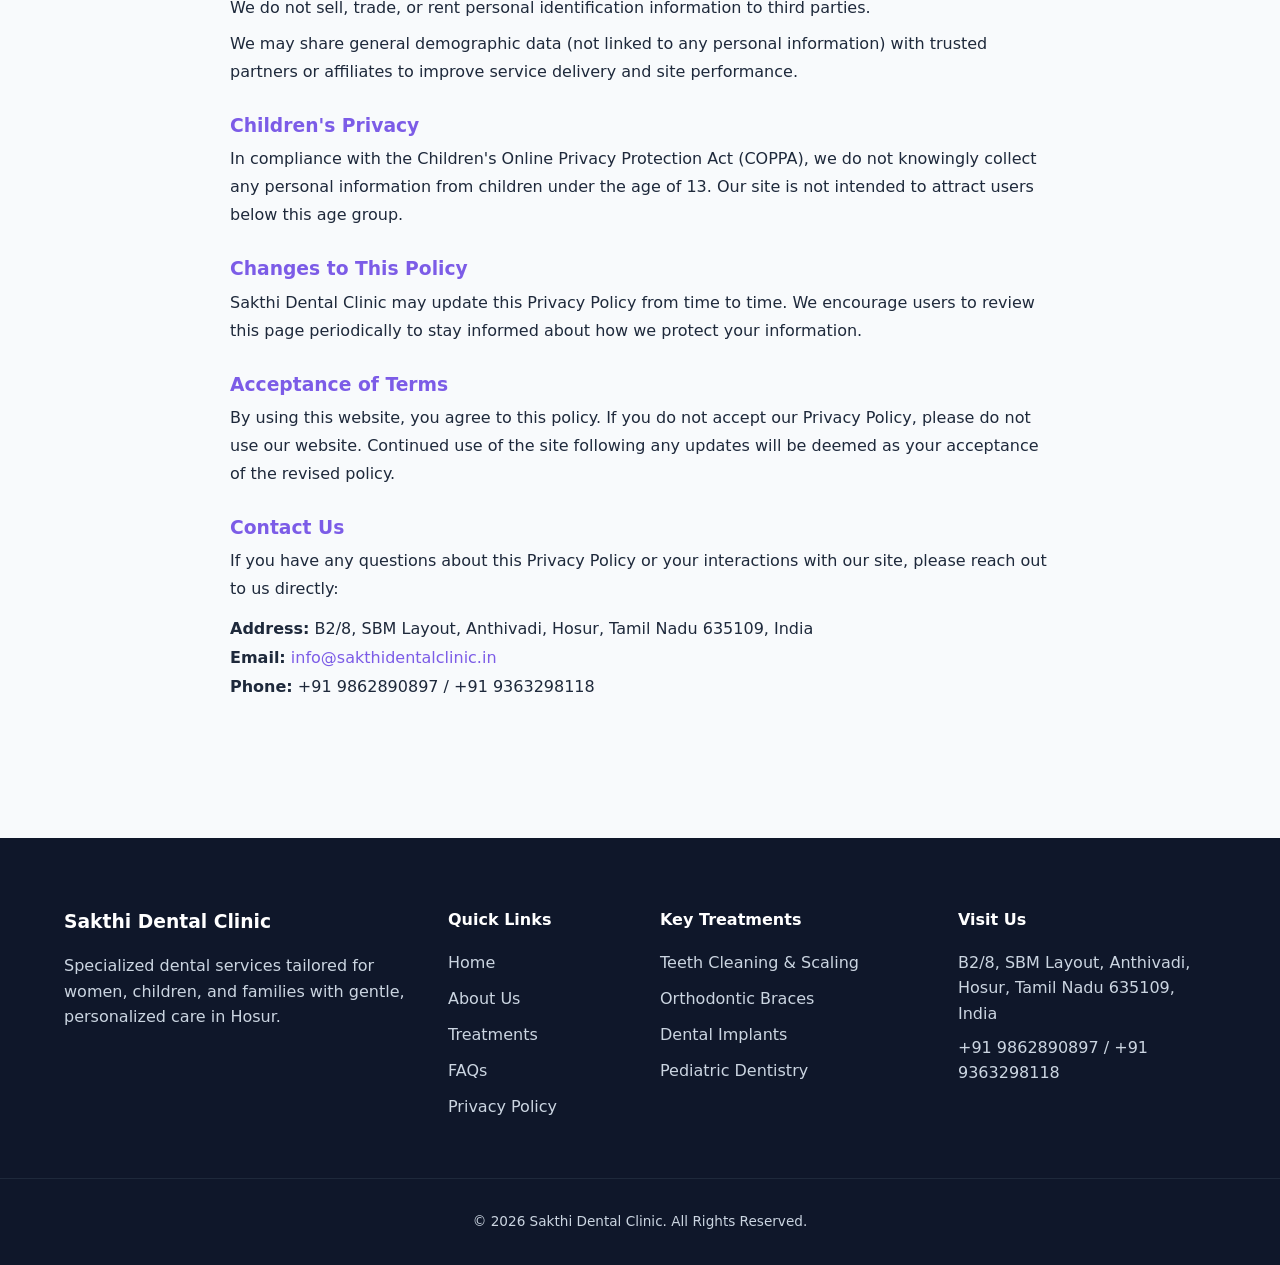
<file: privacy-policy.html>
<!DOCTYPE html>
<html lang="en">
<head>
  <meta charset="UTF-8">
  <meta http-equiv="X-UA-Compatible" content="IE=edge">
  <meta name="viewport" content="width=device-width, initial-scale=1.0">
  <title>Privacy Policy | Sakthi Dental Clinic Hosur</title>
  
  <link rel="stylesheet" href="css/style.css">
</head>
<body>

  <!-- Site Navigation -->
  <header class="site-header">
    <div class="container header-container">
      <a href="index.html" class="brand-logo">
        <img src="assets/images/SDC Logo.png" alt="Sakthi Dental Clinic Hosur" class="hero-img">
      </a>

      <nav class="nav-menu" id="primary-nav">
        <a href="index.html" class="nav-link">Home</a>
        <a href="about.html" class="nav-link">About Us</a>
        <a href="treatments.html" class="nav-link">Treatments</a>
        <a href="faq.html" class="nav-link">FAQs</a>
        <a href="contact.html" class="nav-link">Contact</a>
        <a href="contact.html" class="btn btn-primary nav-mobile-btn">Fix an Appointment</a>
      </nav>

      <a href="contact.html" class="btn btn-primary header-desktop-btn">Fix an Appointment</a>
      <button class="hamburger" id="nav-toggle" aria-label="Toggle navigation menu">☰</button>
    </div>
  </header>

  <!-- Legal Content Container -->
  <main class="section-padding">
    <div class="container policy-wrapper" style="max-width: 820px; line-height: 1.75;">
      <span class="badge" style="margin-bottom: 0.75rem;">Legal & Compliance</span>
      <h1 style="margin-bottom: 1.25rem;">Privacy Policy</h1>

      <p style="margin-bottom: 1.5rem;">At Sakthi Dental Clinic, we are committed to protecting your privacy. This Privacy Policy outlines how we collect, use, store, and disclose information from visitors and users of our website.</p>

      <!-- Section: Data Collection -->
      <h3 style="margin: 1.75rem 0 0.5rem; color: var(--primary);">Information We Collect</h3>
      <p>We may collect personal identification information from users in several ways, including when users:</p>
      <ul style="list-style: disc; margin: 0.5rem 0 1rem 1.5rem; color: var(--text-muted);">
        <li>Visit our website</li>
        <li>Fill out forms (e.g., contact or appointment requests)</li>
        <li>Engage with features, services, or resources on our site</li>
      </ul>

      <p>Types of information we may collect include:</p>
      <ul style="list-style: disc; margin: 0.5rem 0 1rem 1.5rem; color: var(--text-muted);">
        <li>Name</li>
        <li>Email address</li>
        <li>Phone number</li>
      </ul>

      <p>Users can visit our site anonymously. We only collect personal data when it is voluntarily submitted by users. Refusing to provide certain personal information may limit access to some site features or services.</p>

      <p style="margin-top: 1rem;">We may also gather non-personal identification information, such as:</p>
      <ul style="list-style: disc; margin: 0.5rem 0 1rem 1.5rem; color: var(--text-muted);">
        <li>Browser type</li>
        <li>Device details</li>
        <li>Operating system</li>
        <li>Internet service provider</li>
        <li>Technical data related to user interaction with the site</li>
      </ul>

      <!-- Section: Cookies -->
      <h3 style="margin: 1.75rem 0 0.5rem; color: var(--primary);">Cookies</h3>
      <p>Our website may use &ldquo;cookies&rdquo; to enhance user experience. Cookies are small files stored on a user's device for record-keeping purposes and to track preferences or site activity.</p>
      <p style="margin-top: 0.5rem;">Users can set their browser to refuse cookies or alert them when cookies are being used. Please note that disabling cookies may affect some site functionality.</p>

      <!-- Section: Usage -->
      <h3 style="margin: 1.75rem 0 0.5rem; color: var(--primary);">How We Use Your Information</h3>
      <p>Collected information may be used for the following purposes:</p>
      <ul style="list-style: disc; margin: 0.5rem 0 1rem 1.5rem; color: var(--text-muted);">
        <li><strong>To operate and manage the website:</strong> Ensuring content displays properly and services run smoothly.</li>
        <li><strong>To improve customer service:</strong> Helping us respond to inquiries and patient requests more efficiently.</li>
        <li><strong>To enhance the website experience:</strong> Feedback provided may help us improve content, usability, and performance.</li>
        <li><strong>To communicate via email:</strong> We may use the email address to respond to inquiries, appointments, or service updates.</li>
      </ul>

      <!-- Section: Security & Handling -->
      <h3 style="margin: 1.75rem 0 0.5rem; color: var(--primary);">Data Security</h3>
      <p>We implement appropriate security measures for data collection, storage, and processing to safeguard your personal information from unauthorized access, alteration, or destruction.</p>

      <h3 style="margin: 1.75rem 0 0.5rem; color: var(--primary);">Information Sharing</h3>
      <p>We do not sell, trade, or rent personal identification information to third parties.</p>
      <p style="margin-top: 0.5rem;">We may share general demographic data (not linked to any personal information) with trusted partners or affiliates to improve service delivery and site performance.</p>

      <!-- Compliance Disclosures -->
      <h3 style="margin: 1.75rem 0 0.5rem; color: var(--primary);">Children's Privacy</h3>
      <p>In compliance with the Children's Online Privacy Protection Act (COPPA), we do not knowingly collect any personal information from children under the age of 13. Our site is not intended to attract users below this age group.</p>

      <h3 style="margin: 1.75rem 0 0.5rem; color: var(--primary);">Changes to This Policy</h3>
      <p>Sakthi Dental Clinic may update this Privacy Policy from time to time. We encourage users to review this page periodically to stay informed about how we protect your information.</p>

      <h3 style="margin: 1.75rem 0 0.5rem; color: var(--primary);">Acceptance of Terms</h3>
      <p>By using this website, you agree to this policy. If you do not accept our Privacy Policy, please do not use our website. Continued use of the site following any updates will be deemed as your acceptance of the revised policy.</p>

      <!-- Policy Inquiries -->
      <h3 style="margin: 1.75rem 0 0.5rem; color: var(--primary);">Contact Us</h3>
      <p>If you have any questions about this Privacy Policy or your interactions with our site, please reach out to us directly:</p>
      <address style="margin-top: 0.75rem; font-style: normal; line-height: 1.8;">
        <strong>Address:</strong> B2/8, SBM Layout, Anthivadi, Hosur, Tamil Nadu 635109, India<br>
        <strong>Email:</strong> <a href="mailto:info@sakthidentalclinic.in" style="color: var(--primary);">info@sakthidentalclinic.in</a><br>
        <strong>Phone:</strong> <a href="tel:+919862890897" style="color: var(--text-main);">+91 9862890897</a> / <a href="tel:+919363298118" style="color: var(--text-main);">+91 9363298118</a>
      </address>
    </div>
  </main>

  <!-- Site Footer -->
  <footer class="site-footer">
    <div class="container footer-grid">
      <div class="footer-col">
        <h3>Sakthi Dental Clinic</h3>
        <p>Specialized dental services tailored for women, children, and families with gentle, personalized care in Hosur.</p>
      </div>

      <div class="footer-col">
        <h4>Quick Links</h4>
        <ul>
          <li><a href="index.html">Home</a></li>
          <li><a href="about.html">About Us</a></li>
          <li><a href="treatments.html">Treatments</a></li>
          <li><a href="faq.html">FAQs</a></li>
          <li><a href="privacy-policy.html">Privacy Policy</a></li>
        </ul>
      </div>

      <div class="footer-col">
        <h4>Key Treatments</h4>
        <ul>
          <li><a href="treatments.html">Teeth Cleaning & Scaling</a></li>
          <li><a href="treatments.html">Orthodontic Braces</a></li>
          <li><a href="treatments.html">Dental Implants</a></li>
          <li><a href="treatments.html">Pediatric Dentistry</a></li>
        </ul>
      </div>

      <div class="footer-col">
        <h4>Visit Us</h4>
        <p>B2/8, SBM Layout, Anthivadi, Hosur, Tamil Nadu 635109, India</p>
        <p style="margin-top: 0.5rem;">
          <a href="tel:+919862890897">+91 9862890897</a> / 
          <a href="tel:+919363298118">+91 9363298118</a>
        </p>
      </div>
    </div>

    <div class="footer-bottom">
      <p>&copy; 2026 Sakthi Dental Clinic. All Rights Reserved.</p>
    </div>
  </footer>

  <script src="js/main.js"></script>
</body>
</html>
</file>
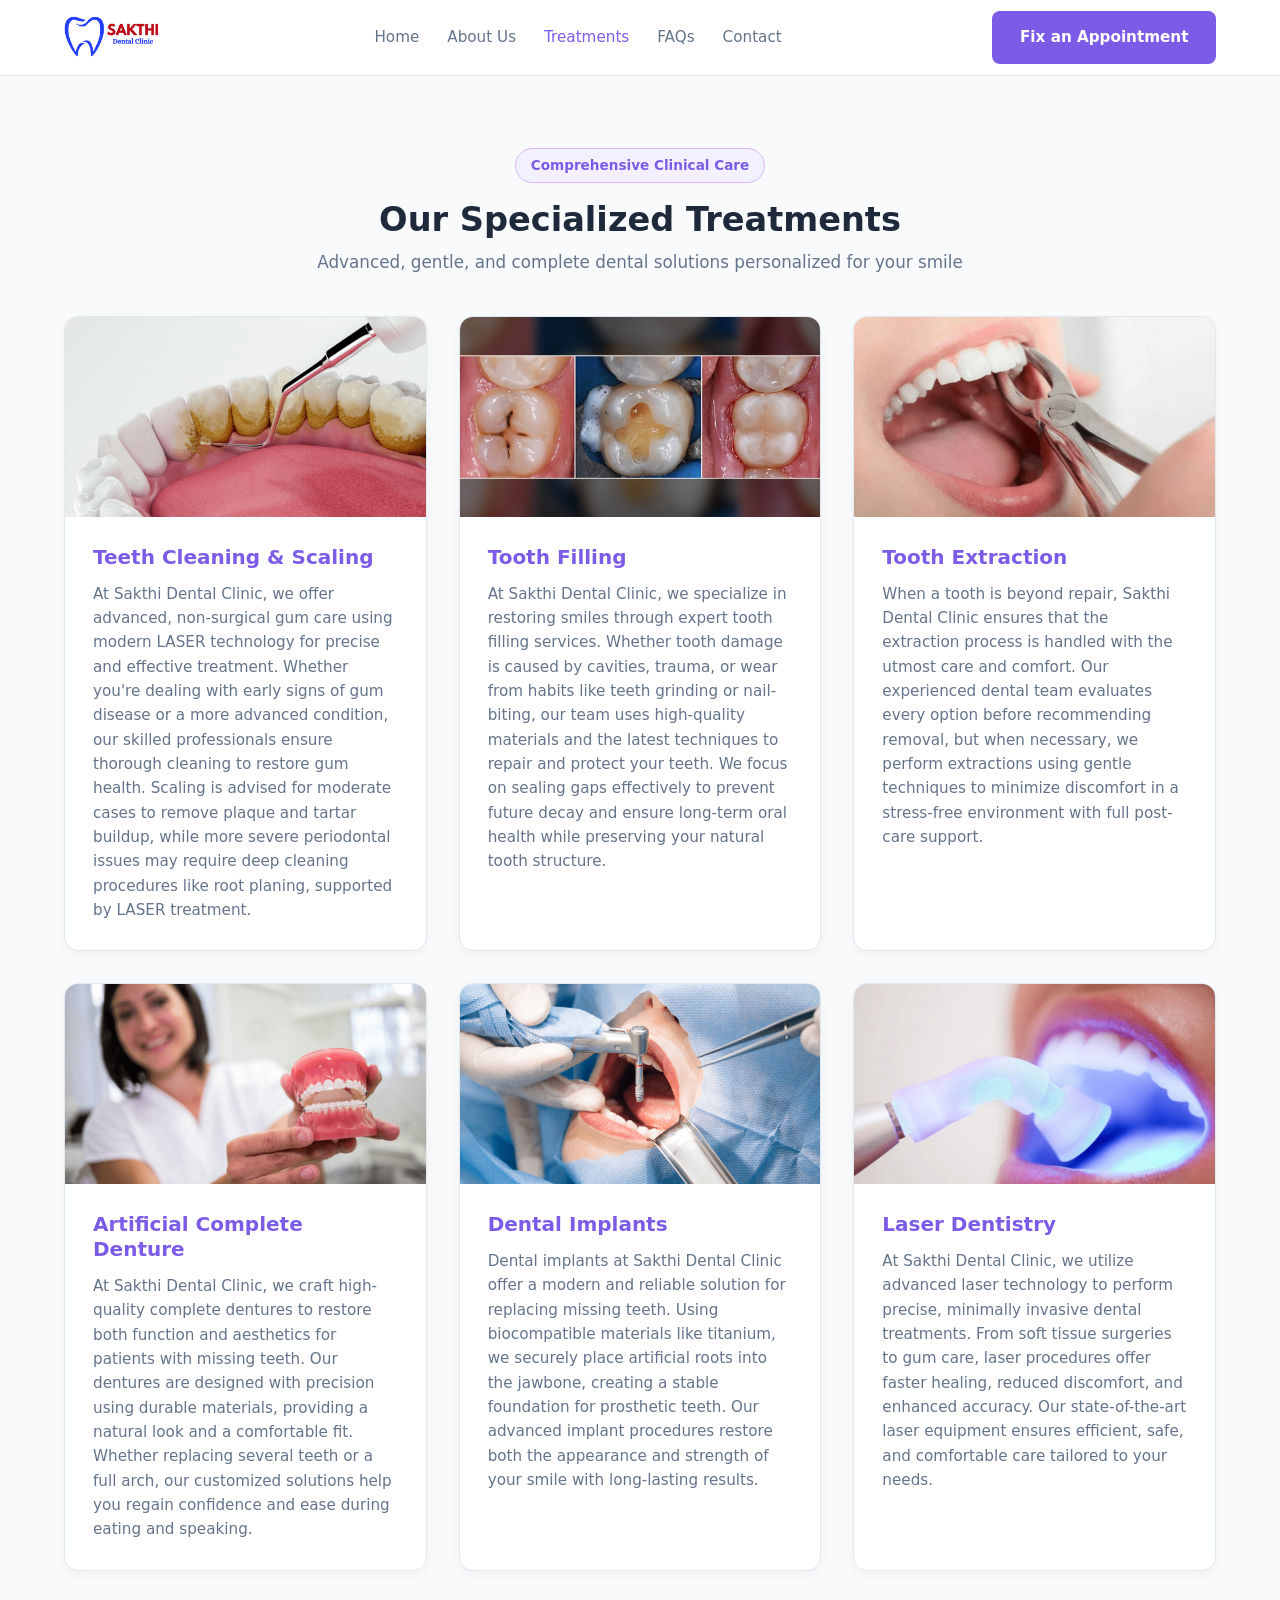
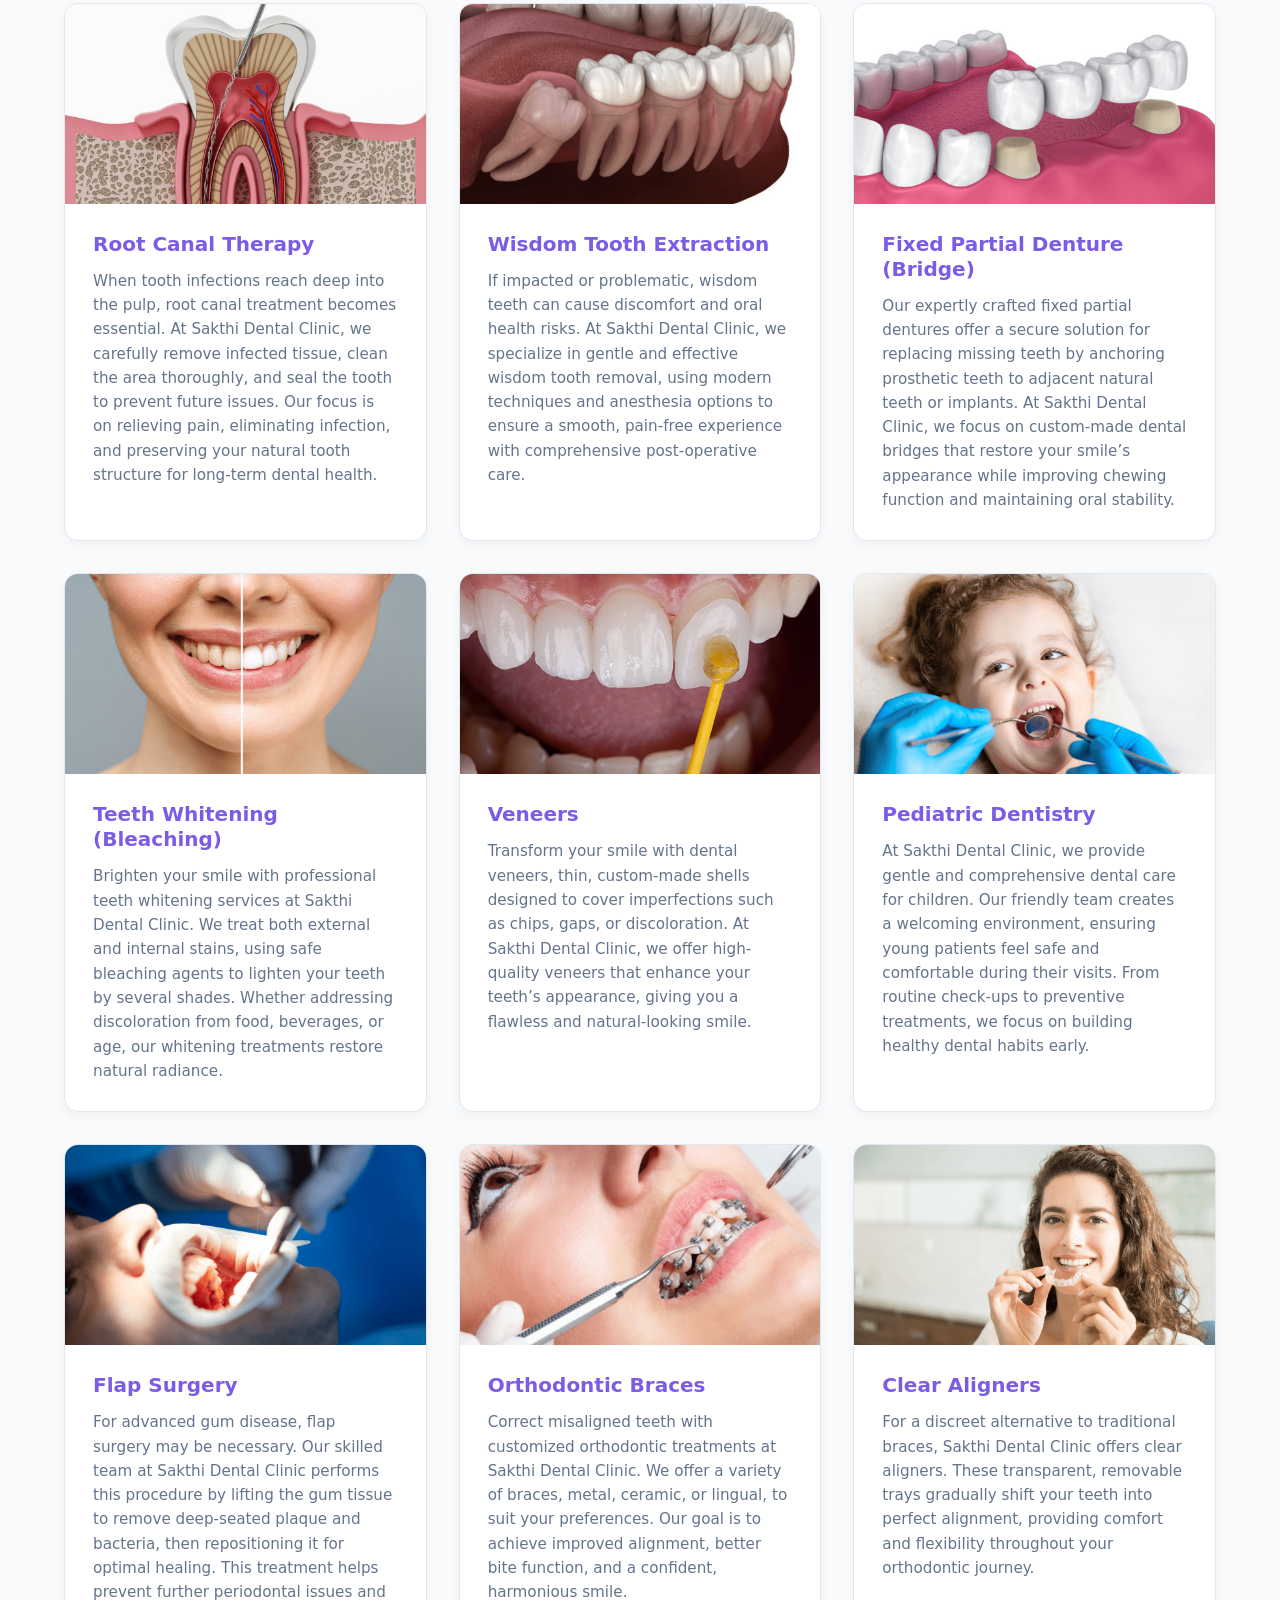
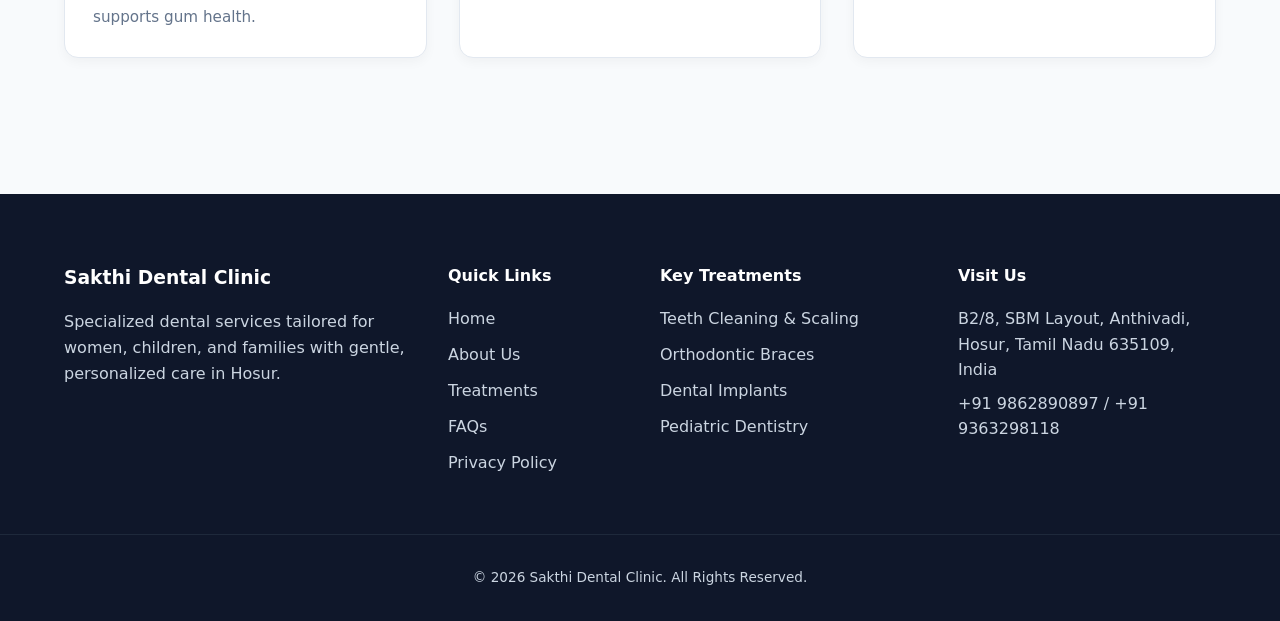
<file: treatments.html>
<!DOCTYPE html>
<html lang="en">
<head>
  <meta charset="UTF-8">
  <meta http-equiv="X-UA-Compatible" content="IE=edge">
  <meta name="viewport" content="width=device-width, initial-scale=1.0">
  <title>Treatments & Services | Sakthi Dental Clinic Hosur</title>
  
  <link rel="stylesheet" href="css/style.css">
</head>
<body>

  <!-- Site Navigation -->
  <header class="site-header">
    <div class="container header-container">
      <a href="index.html" class="brand-logo">
        <img src="assets/images/SDC Logo.png" alt="Sakthi Dental Clinic Hosur" class="hero-img">
      </a>

      <nav class="nav-menu" id="primary-nav">
        <a href="index.html" class="nav-link">Home</a>
        <a href="about.html" class="nav-link">About Us</a>
        <a href="treatments.html" class="nav-link active">Treatments</a>
        <a href="faq.html" class="nav-link">FAQs</a>
        <a href="contact.html" class="nav-link">Contact</a>
        <a href="contact.html" class="btn btn-primary nav-mobile-btn">Fix an Appointment</a>
      </nav>

      <a href="contact.html" class="btn btn-primary header-desktop-btn">Fix an Appointment</a>
      <button class="hamburger" id="nav-toggle" aria-label="Toggle navigation menu">☰</button>
    </div>
  </header>

  <!-- Main Service Catalog (15 core clinic procedures) -->
  <main class="section-padding">
    <div class="container">
      <div class="section-title">
        <span class="badge">Comprehensive Clinical Care</span>
        <h2>Our Specialized Treatments</h2>
        <p>Advanced, gentle, and complete dental solutions personalized for your smile</p>
      </div>

      <div class="card-grid-3">
        <!-- 01: Scaling & Gum Therapy -->
        <article class="treatment-card">
          <img src="assets/treatments/Teeth Cleaning.png" alt="Teeth Cleaning and Scaling" class="treatment-img">
          <div class="card-body">
            <h3>Teeth Cleaning & Scaling</h3>
            <p>At Sakthi Dental Clinic, we offer advanced, non-surgical gum care using modern LASER technology for precise and effective treatment. Whether you're dealing with early signs of gum disease or a more advanced condition, our skilled professionals ensure thorough cleaning to restore gum health. Scaling is advised for moderate cases to remove plaque and tartar buildup, while more severe periodontal issues may require deep cleaning procedures like root planing, supported by LASER treatment.</p>
          </div>
        </article>

        <!-- 02: Restorations & Cavities -->
        <article class="treatment-card">
          <img src="assets/treatments/Tooth-Filling.jpg" alt="Tooth Filling" class="treatment-img">
          <div class="card-body">
            <h3>Tooth Filling</h3>
            <p>At Sakthi Dental Clinic, we specialize in restoring smiles through expert tooth filling services. Whether tooth damage is caused by cavities, trauma, or wear from habits like teeth grinding or nail-biting, our team uses high-quality materials and the latest techniques to repair and protect your teeth. We focus on sealing gaps effectively to prevent future decay and ensure long-term oral health while preserving your natural tooth structure.</p>
          </div>
        </article>

        <!-- 03: Extractions -->
        <article class="treatment-card">
          <img src="assets/treatments/Teeth Extraction.png" alt="Tooth Extraction" class="treatment-img">
          <div class="card-body">
            <h3>Tooth Extraction</h3>
            <p>When a tooth is beyond repair, Sakthi Dental Clinic ensures that the extraction process is handled with the utmost care and comfort. Our experienced dental team evaluates every option before recommending removal, but when necessary, we perform extractions using gentle techniques to minimize discomfort in a stress-free environment with full post-care support.</p>
          </div>
        </article>

        <!-- 04: Prosthetics - Complete Dentures -->
        <article class="treatment-card">
          <img src="assets/treatments/Artificial Complete Denture.png" alt="Artificial Complete Denture" class="treatment-img" loading="lazy">
          <div class="card-body">
            <h3>Artificial Complete Denture</h3>
            <p>At Sakthi Dental Clinic, we craft high-quality complete dentures to restore both function and aesthetics for patients with missing teeth. Our dentures are designed with precision using durable materials, providing a natural look and a comfortable fit. Whether replacing several teeth or a full arch, our customized solutions help you regain confidence and ease during eating and speaking.</p>
          </div>
        </article>

        <!-- 05: Dental Implants -->
        <article class="treatment-card">
          <img src="assets/treatments/Impants.png" alt="Dental Implants" class="treatment-img" loading="lazy">
          <div class="card-body">
            <h3>Dental Implants</h3>
            <p>Dental implants at Sakthi Dental Clinic offer a modern and reliable solution for replacing missing teeth. Using biocompatible materials like titanium, we securely place artificial roots into the jawbone, creating a stable foundation for prosthetic teeth. Our advanced implant procedures restore both the appearance and strength of your smile with long-lasting results.</p>
          </div>
        </article>

        <!-- 06: Laser Treatments -->
        <article class="treatment-card">
          <img src="assets/treatments/Laser-Surgery.png" alt="Laser Dentistry" class="treatment-img" loading="lazy">
          <div class="card-body">
            <h3>Laser Dentistry</h3>
            <p>At Sakthi Dental Clinic, we utilize advanced laser technology to perform precise, minimally invasive dental treatments. From soft tissue surgeries to gum care, laser procedures offer faster healing, reduced discomfort, and enhanced accuracy. Our state-of-the-art laser equipment ensures efficient, safe, and comfortable care tailored to your needs.</p>
          </div>
        </article>

        <!-- 07: Endodontics / RCT -->
        <article class="treatment-card">
          <img src="assets/treatments/Root Canal Treatment.png" alt="Root Canal Therapy" class="treatment-img" loading="lazy">
          <div class="card-body">
            <h3>Root Canal Therapy</h3>
            <p>When tooth infections reach deep into the pulp, root canal treatment becomes essential. At Sakthi Dental Clinic, we carefully remove infected tissue, clean the area thoroughly, and seal the tooth to prevent future issues. Our focus is on relieving pain, eliminating infection, and preserving your natural tooth structure for long-term dental health.</p>
          </div>
        </article>

        <!-- 08: Impaction & Wisdom Teeth -->
        <article class="treatment-card">
          <img src="assets/treatments/Wisdom Teeth Removal.png" alt="Wisdom Tooth Extraction" class="treatment-img" loading="lazy">
          <div class="card-body">
            <h3>Wisdom Tooth Extraction</h3>
            <p>If impacted or problematic, wisdom teeth can cause discomfort and oral health risks. At Sakthi Dental Clinic, we specialize in gentle and effective wisdom tooth removal, using modern techniques and anesthesia options to ensure a smooth, pain-free experience with comprehensive post-operative care.</p>
          </div>
        </article>

        <!-- 09: Crown & Bridges -->
        <article class="treatment-card">
          <img src="assets/treatments/Fixed Partial Denture.png" alt="Fixed Partial Denture" class="treatment-img" loading="lazy">
          <div class="card-body">
            <h3>Fixed Partial Denture (Bridge)</h3>
            <p>Our expertly crafted fixed partial dentures offer a secure solution for replacing missing teeth by anchoring prosthetic teeth to adjacent natural teeth or implants. At Sakthi Dental Clinic, we focus on custom-made dental bridges that restore your smile’s appearance while improving chewing function and maintaining oral stability.</p>
          </div>
        </article>

        <!-- 10: Cosmetic Bleaching -->
        <article class="treatment-card">
          <img src="assets/treatments/Bleaching.png" alt="Teeth Whitening Bleaching" class="treatment-img" loading="lazy">
          <div class="card-body">
            <h3>Teeth Whitening (Bleaching)</h3>
            <p>Brighten your smile with professional teeth whitening services at Sakthi Dental Clinic. We treat both external and internal stains, using safe bleaching agents to lighten your teeth by several shades. Whether addressing discoloration from food, beverages, or age, our whitening treatments restore natural radiance.</p>
          </div>
        </article>

        <!-- 11: Cosmetic Veneers -->
        <article class="treatment-card">
          <img src="assets/treatments/Veneer Treatment.jpg" alt="Dental Veneers" class="treatment-img" loading="lazy">
          <div class="card-body">
            <h3>Veneers</h3>
            <p>Transform your smile with dental veneers, thin, custom-made shells designed to cover imperfections such as chips, gaps, or discoloration. At Sakthi Dental Clinic, we offer high-quality veneers that enhance your teeth’s appearance, giving you a flawless and natural-looking smile.</p>
          </div>
        </article>

        <!-- 12: Pediatric Care -->
        <article class="treatment-card">
          <img src="assets/treatments/Pediatric-dentistry.png" alt="Pediatric Dentistry" class="treatment-img" loading="lazy">
          <div class="card-body">
            <h3>Pediatric Dentistry</h3>
            <p>At Sakthi Dental Clinic, we provide gentle and comprehensive dental care for children. Our friendly team creates a welcoming environment, ensuring young patients feel safe and comfortable during their visits. From routine check-ups to preventive treatments, we focus on building healthy dental habits early.</p>
          </div>
        </article>

        <!-- 13: Periodontics Flap Surgery -->
        <article class="treatment-card">
          <img src="assets/treatments/Flap-surgery.png" alt="Flap Surgery" class="treatment-img" loading="lazy">
          <div class="card-body">
            <h3>Flap Surgery</h3>
            <p>For advanced gum disease, flap surgery may be necessary. Our skilled team at Sakthi Dental Clinic performs this procedure by lifting the gum tissue to remove deep-seated plaque and bacteria, then repositioning it for optimal healing. This treatment helps prevent further periodontal issues and supports gum health.</p>
          </div>
        </article>

        <!-- 14: Orthodontics Braces -->
        <article class="treatment-card">
          <img src="assets/treatments/Orthodonic-Treatment.png" alt="Orthodontic Braces" class="treatment-img" loading="lazy">
          <div class="card-body">
            <h3>Orthodontic Braces</h3>
            <p>Correct misaligned teeth with customized orthodontic treatments at Sakthi Dental Clinic. We offer a variety of braces, metal, ceramic, or lingual, to suit your preferences. Our goal is to achieve improved alignment, better bite function, and a confident, harmonious smile.</p>
          </div>
        </article>

        <!-- 15: Clear Aligners -->
        <article class="treatment-card">
          <img src="assets/treatments/Aligner.png" alt="Clear Aligners" class="treatment-img" loading="lazy">
          <div class="card-body">
            <h3>Clear Aligners</h3>
            <p>For a discreet alternative to traditional braces, Sakthi Dental Clinic offers clear aligners. These transparent, removable trays gradually shift your teeth into perfect alignment, providing comfort and flexibility throughout your orthodontic journey.</p>
          </div>
        </article>
      </div>
    </div>
  </main>

  <!-- Site Footer -->
  <footer class="site-footer">
    <div class="container footer-grid">
      <div class="footer-col">
        <h3>Sakthi Dental Clinic</h3>
        <p>Specialized dental services tailored for women, children, and families with gentle, personalized care in Hosur.</p>
      </div>

      <div class="footer-col">
        <h4>Quick Links</h4>
        <ul>
          <li><a href="index.html">Home</a></li>
          <li><a href="about.html">About Us</a></li>
          <li><a href="treatments.html">Treatments</a></li>
          <li><a href="faq.html">FAQs</a></li>
          <li><a href="privacy-policy.html">Privacy Policy</a></li>
        </ul>
      </div>

      <div class="footer-col">
        <h4>Key Treatments</h4>
        <ul>
          <li><a href="treatments.html">Teeth Cleaning & Scaling</a></li>
          <li><a href="treatments.html">Orthodontic Braces</a></li>
          <li><a href="treatments.html">Dental Implants</a></li>
          <li><a href="treatments.html">Pediatric Dentistry</a></li>
        </ul>
      </div>

      <div class="footer-col">
        <h4>Visit Us</h4>
        <p>B2/8, SBM Layout, Anthivadi, Hosur, Tamil Nadu 635109, India</p>
        <p style="margin-top: 0.5rem;">
          <a href="tel:+919862890897">+91 9862890897</a> / 
          <a href="tel:+919363298118">+91 9363298118</a>
        </p>
      </div>
    </div>

    <div class="footer-bottom">
      <p>&copy; 2026 Sakthi Dental Clinic. All Rights Reserved.</p>
    </div>
  </footer>

  <script src="js/main.js"></script>
</body>
</html>
</file>
<file: css/style.css>
/* ==========================================================================
   Sakthi Dental Clinic - Main Stylesheet
   Hosur Branch Website | UI System & Component Styles
   ========================================================================== */

:root {
  --primary: #7c5ce7;
  --primary-hover: #6a46e5;
  --primary-light: #f3f0ff;
  --accent-pink: #f472b6;
  --accent-soft: #fdf2f8;
  --text-main: #1e293b;
  --text-muted: #64748b;
  --bg-page: #f8fafc;
  --card-bg: #ffffff;
  --border-color: #e2e8f0;
  --radius-sm: 8px;
  --radius-md: 14px;
  --radius-lg: 20px;
  --shadow-sm: 0 4px 12px rgba(0, 0, 0, 0.04);
  --shadow-md: 0 12px 24px -6px rgba(0, 0, 0, 0.08);
  --font-base: 'Segoe UI', system-ui, -apple-system, BlinkMacSystemFont, Roboto, sans-serif;
}

/* Base resets */
* {
  margin: 0;
  padding: 0;
  box-sizing: border-box;
}

body {
  font-family: var(--font-base);
  background-color: var(--bg-page);
  color: var(--text-main);
  line-height: 1.6;
}

a {
  color: inherit;
  text-decoration: none;
}

ul {
  list-style: none;
}

.container {
  width: 90%;
  max-width: 1200px;
  margin: 0 auto;
}

/* Typography & Titles */
h1, h2, h3, h4 {
  color: var(--text-main);
  line-height: 1.25;
}

.section-title {
  text-align: center;
  margin-bottom: 2.5rem;
}

.section-title h2 {
  font-size: 2.1rem;
  margin-bottom: 0.5rem;
}

.section-title p {
  color: var(--text-muted);
  font-size: 1.05rem;
}

.badge {
  display: inline-block;
  background-color: var(--primary-light);
  color: var(--primary);
  border: 1px solid #d8b4fe;
  padding: 0.35rem 0.9rem;
  border-radius: 9999px;
  font-size: 0.85rem;
  font-weight: 600;
  margin-bottom: 1rem;
}

/* Button variants */
.btn {
  display: inline-flex;
  align-items: center;
  justify-content: center;
  padding: 0.8rem 1.6rem;
  border-radius: var(--radius-sm);
  font-weight: 600;
  font-size: 0.95rem;
  cursor: pointer;
  transition: all 0.2s ease-in-out;
  border: 2px solid transparent;
}

.btn-primary {
  background-color: var(--primary);
  color: #ffffff;
}

.btn-primary:hover {
  background-color: var(--primary-hover);
  transform: translateY(-2px);
}

.btn-outline {
  border-color: var(--border-color);
  background-color: #ffffff;
  color: var(--text-main);
}

.btn-outline:hover {
  border-color: var(--primary);
  color: var(--primary);
}

.btn-block {
  width: 100%;
}

/* Header & Global Navigation */
.site-header {
  background-color: #ffffff;
  border-bottom: 1px solid var(--border-color);
  position: sticky;
  top: 0;
  z-index: 1000;
}

.header-container {
  display: flex;
  justify-content: space-between;
  align-items: center;
  height: 75px;
}

.brand-logo {
  font-size: 1.35rem;
  font-weight: 700;
  color: var(--primary);
  display: flex;
  align-items: center;
  gap: 0.5rem;
}

.brand-logo img {
  height: 45px;
  width: auto;
  object-fit: contain;
}

.nav-menu {
  display: flex;
  gap: 1.75rem;
}

.nav-link {
  font-size: 0.95rem;
  font-weight: 500;
  color: var(--text-muted);
  transition: color 0.2s;
}

.nav-link:hover,
.nav-link.active {
  color: var(--primary);
}

/* Hide the mobile drawer appointment button by default on desktop */
.nav-mobile-btn {
  display: none;
}

.hamburger {
  display: none;
  background: none;
  border: none;
  font-size: 1.8rem;
  cursor: pointer;
  color: var(--text-main);
}

/* Hero Section */
.hero {
  padding: 4.5rem 0 3.5rem;
}

.hero-grid {
  display: grid;
  grid-template-columns: 1.2fr 0.8fr;
  gap: 3.5rem;
  align-items: center;
}

.hero-text h1 {
  font-size: 2.75rem;
  margin-bottom: 1.25rem;
  letter-spacing: -0.02em;
}

.hero-text p {
  color: var(--text-muted);
  font-size: 1.1rem;
  margin-bottom: 2rem;
}

.hero-actions {
  display: flex;
  gap: 1rem;
  flex-wrap: wrap;
}

.hero-image-wrapper {
  position: relative;
  border-radius: var(--radius-lg);
  overflow: hidden;
  box-shadow: var(--shadow-md);
}

.hero-image-wrapper img {
  width: 100%;
  height: 380px;
  object-fit: cover;
  display: block;
}

/* Profile highlight card */
.hero-banner-card {
  background: linear-gradient(135deg, #ede9fe, #fce7f3);
  border-radius: var(--radius-lg);
  padding: 3rem 2rem;
  text-align: center;
  border: 1px solid #ddd6fe;
  box-shadow: var(--shadow-sm);
}

.hero-banner-card .card-icon {
  font-size: 3.5rem;
  margin-bottom: 1rem;
}

.hero-banner-card h3 {
  color: var(--primary);
  margin-bottom: 0.5rem;
}

.hero-banner-card p {
  color: var(--text-muted);
  font-size: 0.95rem;
}

/* Full-width colored trust ribbons */
.trust-banner {
  background: linear-gradient(90deg, #7c5ce7, #f472b6);
  color: #ffffff;
  padding: 1.25rem 0;
  text-align: center;
  font-size: 1.15rem;
  font-weight: 600;
  letter-spacing: 0.01em;
}

.trust-banner-with-bg {
  position: relative;
  background: linear-gradient(rgba(124, 92, 231, 0.88), rgba(244, 114, 182, 0.88)),
              url('../assets/banners/Banner_img_1.jpg') center/cover no-repeat;
  color: #ffffff;
  padding: 2.5rem 0;
  text-align: center;
  font-size: 1.25rem;
  font-weight: 600;
}

/* Layout Utilities & Grids */
.section-padding {
  padding: 4.5rem 0;
}

.bg-soft {
  background-color: #f1f5f9;
}

.card-grid-4 {
  display: grid;
  grid-template-columns: repeat(auto-fit, minmax(240px, 1fr));
  gap: 1.5rem;
}

.card-grid-3 {
  display: grid;
  grid-template-columns: repeat(auto-fit, minmax(300px, 1fr));
  gap: 2rem;
}

.card-grid-2 {
  display: grid;
  grid-template-columns: repeat(auto-fit, minmax(340px, 1fr));
  gap: 2rem;
}

/* Feature & Info Cards (Why Choose Us) - Left-aligned card with circular thumbnail */
.info-card {
  background-color: var(--card-bg);
  border: 1px solid var(--border-color);
  padding: 2.25rem 2rem;
  border-radius: var(--radius-md);
  box-shadow: var(--shadow-sm);
  transition: transform 0.2s ease, box-shadow 0.2s ease;
  display: flex;
  flex-direction: column;
  align-items: flex-start;
  text-align: left;
}

.info-card:hover {
  transform: translateY(-4px);
  box-shadow: var(--shadow-md);
}

.info-card .card-badge {
  display: block;
  width: 58px;
  height: 58px;
  margin-bottom: 1.5rem;
  border-radius: 50%;
  overflow: hidden;
  border: 2px solid #e2e8f0;
  background-color: #f1f5f9;
  flex-shrink: 0;
}

.info-card .card-badge img,
.card-icon-img {
  width: 100%;
  height: 100%;
  object-fit: cover;
  display: block;
}

.info-card h3 {
  font-size: 1.25rem;
  font-weight: 700;
  line-height: 1.35;
  margin-bottom: 1rem;
  color: var(--primary);
}

.info-card p {
  color: var(--text-muted);
  font-size: 0.95rem;
  line-height: 1.65;
}

/* Treatment Catalog Cards */
.treatment-card {
  background-color: var(--card-bg);
  border: 1px solid var(--border-color);
  border-radius: var(--radius-md);
  overflow: hidden;
  box-shadow: var(--shadow-sm);
  transition: transform 0.2s ease, box-shadow 0.2s ease;
  display: flex;
  flex-direction: column;
}

.treatment-card:hover {
  transform: translateY(-4px);
  box-shadow: var(--shadow-md);
}

.treatment-card .treatment-img {
  width: 100%;
  height: 200px;
  object-fit: cover;
  display: block;
}

.treatment-card .card-body {
  padding: 1.75rem;
  flex: 1;
}

.treatment-card h3 {
  font-size: 1.25rem;
  margin-bottom: 0.75rem;
  color: var(--primary);
}

.treatment-card p {
  color: var(--text-muted);
  font-size: 0.95rem;
  line-height: 1.6;
}

/* Doctor Profiles (About Us) */
.doctor-card {
  background-color: var(--card-bg);
  border: 1px solid var(--border-color);
  border-radius: var(--radius-md);
  overflow: hidden;
  box-shadow: var(--shadow-sm);
  transition: transform 0.2s ease, box-shadow 0.2s ease;
  display: flex;
  flex-direction: column;
}

.doctor-card:hover {
  transform: translateY(-4px);
  box-shadow: var(--shadow-md);
}

.doctor-img {
  width: 100%;
  height: 260px;
  object-fit: cover;
  object-position: top center;
  background-color: #f1f5f9;
}

.doctor-card .card-body {
  padding: 1.5rem;
  text-align: center;
}

.doctor-card h3 {
  font-size: 1.2rem;
  color: var(--text-main);
  margin-bottom: 0.35rem;
}

.doctor-card .doctor-role {
  color: var(--primary);
  font-weight: 600;
  font-size: 0.95rem;
}

/* Facilities & Amenities */
.amenities-grid {
  display: grid;
  grid-template-columns: repeat(auto-fit, minmax(200px, 1fr));
  gap: 1.25rem;
}

.amenity-card {
  display: flex;
  flex-direction: column;
  align-items: center;
  justify-content: center;
  gap: 0.75rem;
  padding: 1.5rem 1rem;
  background: #ffffff;
  border: 1px solid var(--border-color);
  border-radius: var(--radius-md);
  font-weight: 600;
  text-align: center;
  box-shadow: var(--shadow-sm);
  transition: transform 0.2s ease;
}

.amenity-card:hover {
  transform: translateY(-3px);
}

.amenity-card .amenity-img {
  width: 60px;
  height: 60px;
  object-fit: contain;
}

/* Patient Reviews */
.testimonial-card {
  background-color: #ffffff;
  border: 1px solid var(--border-color);
  padding: 2rem;
  border-radius: var(--radius-md);
  box-shadow: var(--shadow-sm);
}

.testimonial-card .stars {
  color: #f59e0b;
  font-size: 1.2rem;
  margin-bottom: 0.75rem;
}

.testimonial-card p {
  font-style: italic;
  color: var(--text-main);
  line-height: 1.6;
}

.testimonial-card .author {
  font-style: normal;
  font-weight: 700;
  margin-top: 1.25rem;
  display: block;
  color: var(--primary);
}

/* FAQ Accordion Styling */
.accordion {
  max-width: 850px;
  margin: 0 auto;
  display: flex;
  flex-direction: column;
  gap: 1rem;
}

.accordion-item {
  background-color: #ffffff;
  border: 1px solid var(--border-color);
  border-radius: var(--radius-sm);
  padding: 1.25rem;
  box-shadow: var(--shadow-sm);
}

.accordion-item summary {
  font-weight: 600;
  font-size: 1.05rem;
  cursor: pointer;
  list-style: none;
  display: flex;
  justify-content: space-between;
  align-items: center;
}

.accordion-item summary::-webkit-details-marker {
  display: none;
}

.accordion-item summary::after {
  content: "+";
  font-size: 1.4rem;
  color: var(--primary);
  font-weight: bold;
}

.accordion-item[open] summary::after {
  content: "−";
}

.accordion-item p {
  margin-top: 1rem;
  color: var(--text-muted);
  font-size: 0.95rem;
  border-top: 1px dashed var(--border-color);
  padding-top: 0.75rem;
}

.accordion-item[open] p {
  animation: fadeIn 0.3s ease-in-out;
}

@keyframes fadeIn {
  from { opacity: 0; transform: translateY(-4px); }
  to { opacity: 1; transform: translateY(0); }
}

/* Contact Page Form & Details */
.contact-layout {
  display: grid;
  grid-template-columns: 1.1fr 0.9fr;
  gap: 3rem;
  align-items: flex-start;
}

.contact-box {
  background-color: #ffffff;
  border: 1px solid var(--border-color);
  padding: 2.5rem;
  border-radius: var(--radius-md);
  box-shadow: var(--shadow-sm);
}

.form-group {
  margin-bottom: 1.25rem;
}

.form-group label {
  display: block;
  font-weight: 600;
  margin-bottom: 0.4rem;
  font-size: 0.9rem;
}

.form-group input,
.form-group textarea {
  width: 100%;
  padding: 0.8rem 1rem;
  border: 1px solid var(--border-color);
  border-radius: var(--radius-sm);
  font-family: inherit;
  font-size: 0.95rem;
}

.form-group input:focus,
.form-group textarea:focus {
  outline: none;
  border-color: var(--primary);
  box-shadow: 0 0 0 3px var(--primary-light);
}

.error-text {
  color: #ef4444;
  font-size: 0.8rem;
  margin-top: 0.35rem;
  display: none;
}

.contact-detail-list li {
  margin-bottom: 1.5rem;
  display: flex;
  gap: 1.25rem;
  align-items: flex-start;
}

.contact-detail-list .icon {
  font-size: 1.6rem;
  line-height: 1;
}

/* Site Footer */
.site-footer {
  background-color: #0f172a;
  color: #cbd5e1;
  padding: 4.5rem 0 2rem;
  margin-top: 4rem;
}

.footer-grid {
  display: grid;
  grid-template-columns: 2fr 1fr 1.5fr 1.5fr;
  gap: 2.5rem;
  margin-bottom: 3rem;
}

.footer-col h3,
.footer-col h4 {
  color: #ffffff;
  margin-bottom: 1.25rem;
}

.footer-col ul li {
  margin-bottom: 0.65rem;
}

.footer-col a:hover {
  color: #ffffff;
}

.footer-bottom {
  text-align: center;
  border-top: 1px solid #1e293b;
  padding-top: 2rem;
  font-size: 0.85rem;
}

/* ==========================================================================
   Responsive Breakpoints (< 900px Tablets & Phones)
   ========================================================================== */
@media (max-width: 900px) {
  .header-container {
    height: 65px;
    position: relative;
  }

  .brand-logo img {
    height: 36px;
    width: auto;
  }

  /* Swap desktop header CTA with mobile nav version */
  .header-desktop-btn {
    display: none;
  }

  .nav-mobile-btn {
    display: block;
    margin-top: 0.75rem;
    text-align: center;
  }

  .hamburger {
    display: block;
    font-size: 1.75rem;
    color: var(--primary);
    padding: 0.25rem 0.5rem;
    border-radius: var(--radius-sm);
  }

  /* Slide-down mobile drawer */
  .nav-menu {
    display: none;
    flex-direction: column;
    position: absolute;
    top: 65px;
    left: 0;
    width: 100%;
    background-color: #ffffff;
    border-bottom: 2px solid var(--border-color);
    padding: 1.5rem;
    box-shadow: var(--shadow-md);
    gap: 1.25rem;
    z-index: 999;
  }

  .nav-menu.open {
    display: flex;
  }

  /* Hero adjustments for smaller viewports */
  .hero {
    padding: 2.5rem 0 2rem;
  }

  .hero-grid {
    grid-template-columns: 1fr;
    gap: 2rem;
  }

  .hero-text h1 {
    font-size: 1.85rem;
    line-height: 1.3;
    margin-bottom: 1rem;
  }

  .hero-text p {
    font-size: 1rem;
    margin-bottom: 1.5rem;
  }

  .hero-actions {
    flex-direction: column;
    width: 100%;
  }

  .hero-actions .btn {
    width: 100%;
  }

  /* Contact and footer column resets */
  .contact-layout,
  .footer-grid {
    grid-template-columns: 1fr;
    gap: 2rem;
  }

  .footer-grid {
    text-align: left;
  }
}
</file>
